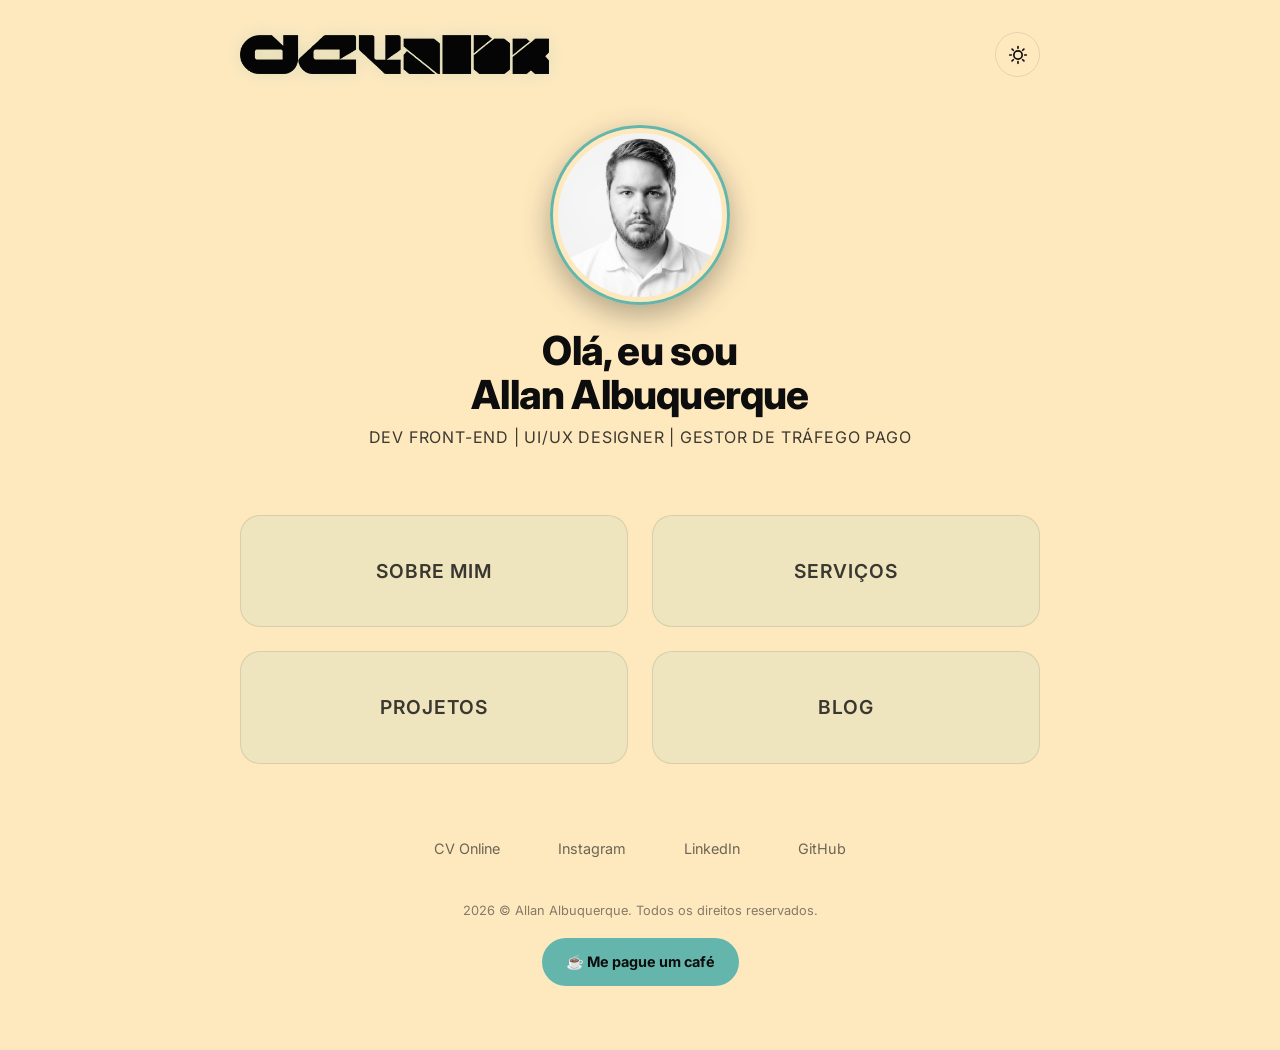
<file: index.html>
<!DOCTYPE html>
<html lang="pt-br">
<head>
    <meta charset="UTF-8">
    <meta name="viewport" content="width=device-width, initial-scale=1.0">
    <title>Allan Albuquerque | Hub Central - Marketing & Tech</title>
    
    <!-- Favicon -->
    <link rel="icon" type="image/webp" href="assets/favicon.webp">
    <link rel="apple-touch-icon" href="assets/favicon.webp">
    
    <!-- SEO -->
    <meta name="description" content="Hub central de Allan Albuquerque - Especialista em Gestão de Tráfego, Design Estratégico e Desenvolvimento Front-end.">
    
    <!-- Estilos -->
    <link rel="stylesheet" href="css/style.css">
    
    <!-- Fontes -->
    <link rel="preconnect" href="https://fonts.googleapis.com">
    <link rel="preconnect" href="https://fonts.gstatic.com" crossorigin>
    <link href="https://fonts.googleapis.com/css2?family=Inter:wght@400;600;800&display=swap" rel="stylesheet">
    
    <!-- Scripts -->
    <script src="js/script.js" defer></script>
    <!-- Pinterest Domain Verification -->
    <meta name="p:domain_verify" content="9018e1b5898debb55f933354afa9eb1c"/>
</head>
<body>
    <header class="topo-acoes">
        <img id="logo" src="assets/logo.webp" alt="DEV ALBK Logo" class="logo">
        <button class="botao-tema" type="button" aria-label="Alternar para modo claro">
            <svg class="icone-lampada" xmlns="http://www.w3.org/2000/svg" viewBox="0 0 24 24" aria-hidden="true">
                <path d="M12 2v2M4.93 4.93l1.41 1.41M2 12h2M4.93 19.07l1.41-1.41M12 20v2M17.66 17.66l1.41 1.41M22 12h-2M17.66 6.34l1.41-1.41M12 7a5 5 0 1 0 0 10 5 5 0 0 0 0-10z" fill="none" stroke="currentColor" stroke-width="2" stroke-linecap="round" stroke-linejoin="round"/>
            </svg>
        </button>
    </header>

    <main>
        <div class="perfil-container">
            <img class="foto-perfil" src="assets/perfil01.jpg" alt="Allan Albuquerque">
        </div>
        <h1>Olá, eu sou <br> Allan Albuquerque</h1>
        <h3>Dev Front-end | UI/UX Designer | Gestor de tráfego pago</h3>
    </main>

    <article class="grid-links">
        <a class="opcoes" href="sobre.html">
            <h3>Sobre mim</h3>
        </a>
        <a class="opcoes" href="/servicos.html">
            <h3>Serviços</h3>
        </a>
        <a class="opcoes" href="portfolio.html">
            <h3>Projetos</h3>
        </a>
        <a class="opcoes" href="https://substack.com/@devalbk/" target="_blank">
            <h3>Blog</h3>
        </a>
    </article>

    <footer>
        <nav class="redes-sociais">
            <a href="https://allandevindie.github.io/curriculum/" class="rede-link" target="_blank">CV Online</a>
            <a href="https://instagram.com/devalbk" class="rede-link" target="_blank">Instagram</a>
            <a href="https://linkedin.com/in/albuquemkt" class="rede-link" target="_blank">LinkedIn</a>
            <a href="https://github.com/AllanDevIndie" class="rede-link" target="_blank">GitHub</a>
        </nav>
        
        <p class="copyright">2026 &copy; Allan Albuquerque. Todos os direitos reservados.</p>
        
        <a href="https://nubank.com.br/cobrar/5onu0/6a04eb7d-cda8-4db0-a2a9-cdb2051739d3" class="cafe-link" target="_blank">
            <span>☕ Me pague um café</span>
        </a>
    </footer>
</body>
</html>
</file>
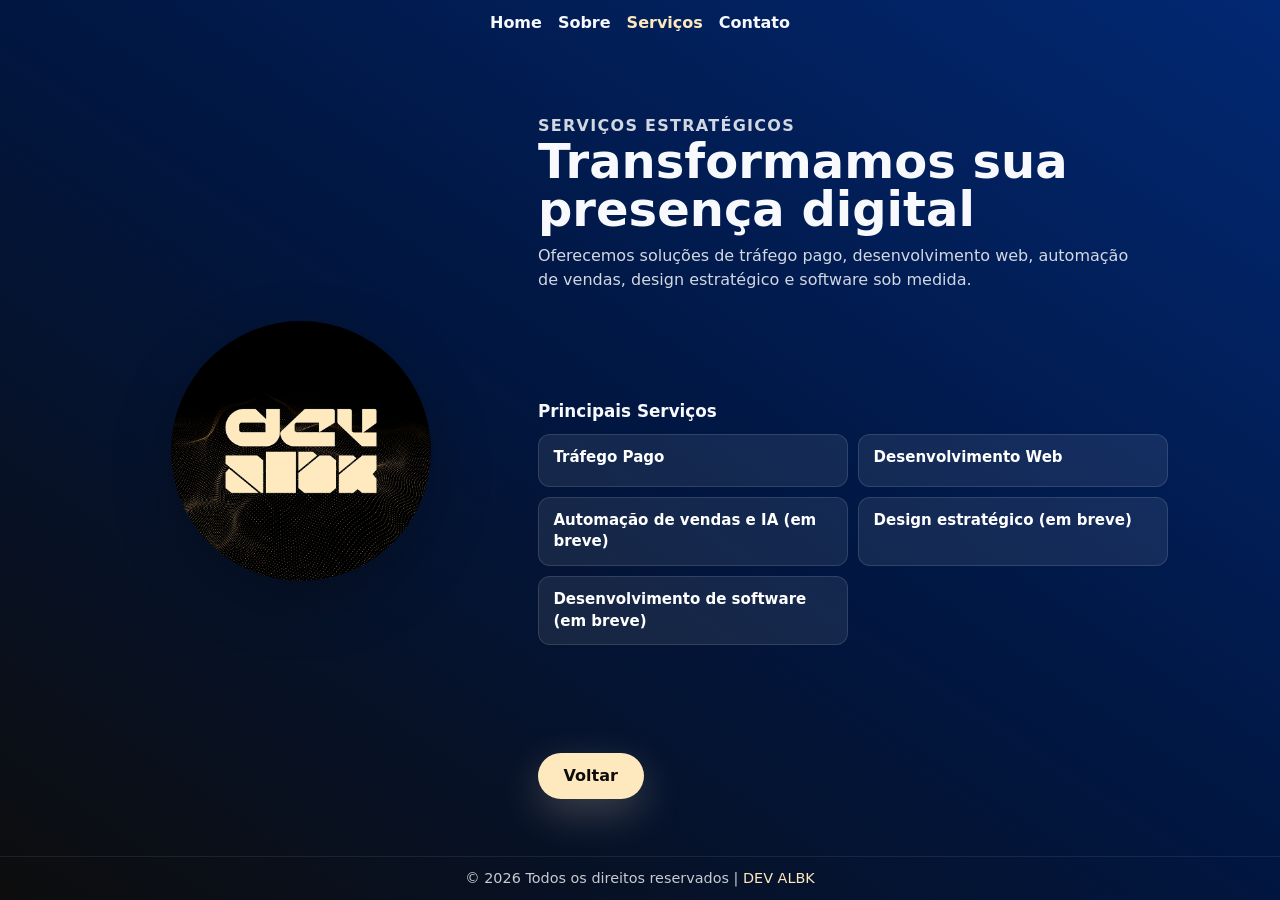
<file: servicos.html>
<!DOCTYPE html>
<html lang="pt-br">
<head>
    <meta charset="UTF-8">
    <meta name="viewport" content="width=device-width, initial-scale=1.0">
    <title>Serviços | Hub Central</title>
    <link rel="stylesheet" href="trafego/assets/css/servicos.css">
</head>
<body>
    <div class="page-shell">
        <header class="page-header">
            <nav class="site-nav" aria-label="Menu principal">
                <ul>
                    <li><a href="index.html">Home</a></li>
                    <li><a href="sobre.html">Sobre</a></li>
                    <li><a href="servicos.html" aria-current="page">Serviços</a></li>
                    <li><a href="https://wa.me/+558192493400?text=Ol%C3%A1!%20Vim%20atrav%C3%A9s%20do%20site%20e%20gostaria%20de%20saber%20mais%20sobre%20seus%20servi%C3%A7os">Contato</a></li>
                </ul>
            </nav>
        </header>

        <main class="page-content">
            <section class="hero">
                <img src="assets/bg_tech.webp" alt="Ilustração de tecnologia e dados digitais">
            </section>

            <section class="hero-copy">
                <p class="eyebrow">Serviços Estratégicos</p>
                <h1>Transformamos sua presença digital</h1>
                <p>Oferecemos soluções de tráfego pago, desenvolvimento web, automação de vendas, design estratégico e software sob medida.</p>
            </section>

            <section class="services">
                <h2>principais serviços</h2>
                <ul>
                    <li><a href="trafego.html">Tráfego Pago</a></li>
                    <li><a href="#">Desenvolvimento Web</a></li>
                    <li><a href="#">Automação de vendas e IA (em breve)</a></li>
                    <li><a href="#">Design estratégico (em breve)</a></li>
                    <li><a href="#">Desenvolvimento de software (em breve)</a></li>
                </ul>
            </section>

            <section class="cta">
                <a class="button button-secondary" href="index.html">Voltar</a>
            </section>
        </main>

        <footer id="footer" class="site-footer">
            <p>&copy; 2026 Todos os direitos reservados | <a href="https://www.devalbk.com.br">DEV ALBK</a></p>
        </footer>
    </div>
</body>
</html>
</file>
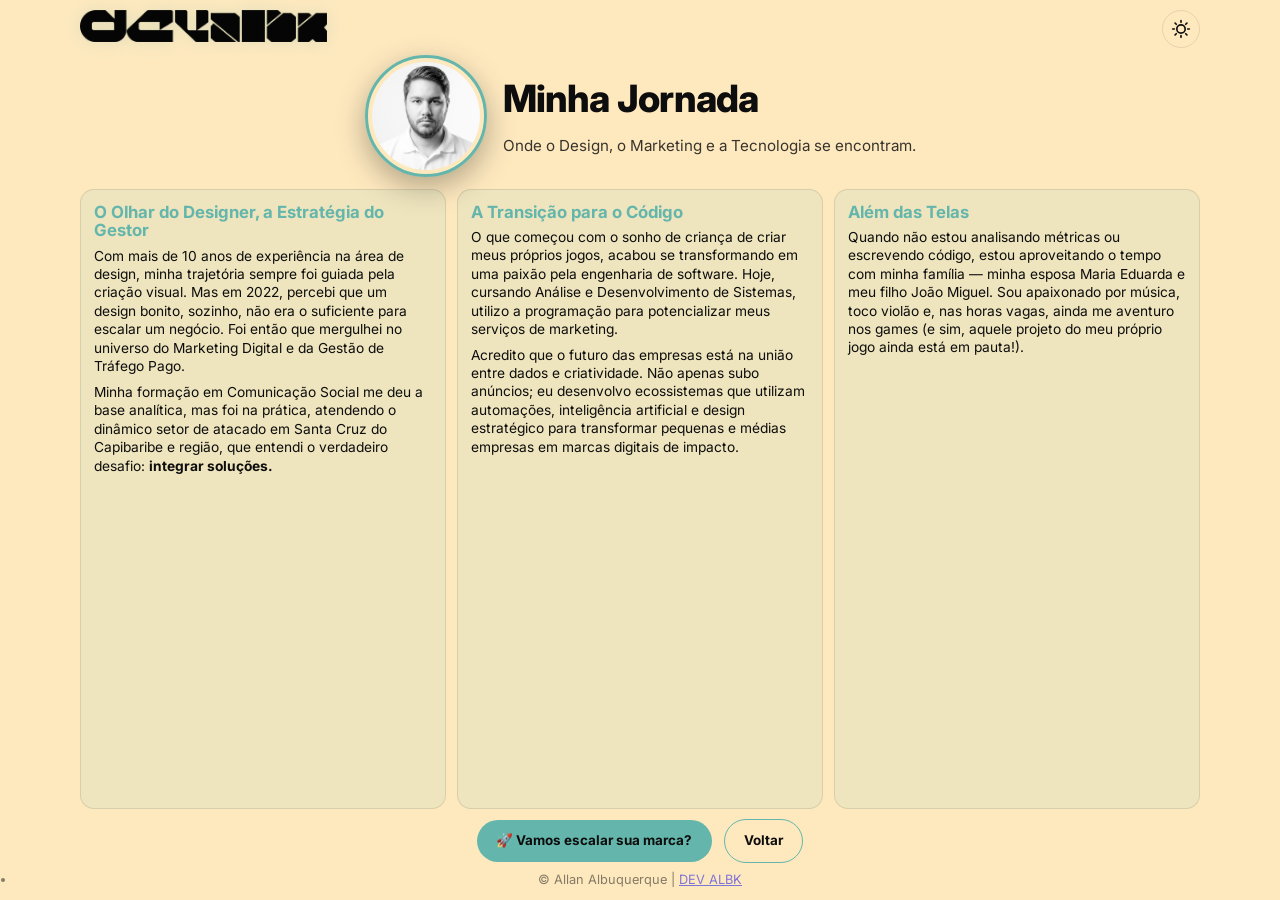
<file: sobre.html>
<!DOCTYPE html>
<html lang="pt-br">
<head>
    <meta charset="UTF-8">
    <meta name="viewport" content="width=device-width, initial-scale=1.0">
    <title>Sobre Mim | Allan Albuquerque - DEV ALBK</title>
    <link rel="icon" type="image/webp" href="assets/favicon.webp">
    <link rel="apple-touch-icon" href="assets/favicon.webp">

    <meta name="description" content="Conheça a trajetória de Allan Albuquerque: Designer, Gestor de Tráfego e Desenvolvedor focado em transformar negócios através da tecnologia.">
    
    <!-- Fontes e Estilos -->
    <link rel="preconnect" href="https://fonts.googleapis.com">
    <link rel="preconnect" href="https://fonts.gstatic.com" crossorigin>
    <link href="https://fonts.googleapis.com/css2?family=Inter:wght@400;600;800&display=swap" rel="stylesheet">
    <link rel="stylesheet" href="css/style.css">
    <!-- Scripts -->
    <script src="js/script.js" defer></script>
</head>
<body class="pagina-sobre">
    <header class="topo-acoes">
        <a href="index.html" class="link-voltar">
            <img id="logo" src="assets/logo.webp" alt="DEV ALBK Logo" class="logo">
        </a>
        <button class="botao-tema" type="button" aria-label="Alternar para modo claro">
            <svg class="icone-lampada" xmlns="http://www.w3.org/2000/svg" viewBox="0 0 24 24" aria-hidden="true">
                <path d="M12 2v2M4.93 4.93l1.41 1.41M2 12h2M4.93 19.07l1.41-1.41M12 20v2M17.66 17.66l1.41 1.41M22 12h-2M17.66 6.34l1.41-1.41M12 7a5 5 0 1 0 0 10 5 5 0 0 0 0-10z" fill="none" stroke="currentColor" stroke-width="2" stroke-linecap="round" stroke-linejoin="round"/>
            </svg>
        </button>
    </header>

    <main class="conteudo-sobre">
        <section class="hero-sobre">
            <div class="perfil-container">
                <img class="foto-perfil" src="assets/perfil01.jpg" alt="Allan Albuquerque">
            </div>
            <h1>Minha Jornada</h1>
            <p class="tagline">Onde o Design, o Marketing e a Tecnologia se encontram.</p>
        </section>

        <section class="texto-narrativo">
            <div class="bloco-texto">
                <h2>O Olhar do Designer, a Estratégia do Gestor</h2>
                <p>Com mais de 10 anos de experiência na área de design, minha trajetória sempre foi guiada pela criação visual. Mas em 2022, percebi que um design bonito, sozinho, não era o suficiente para escalar um negócio. Foi então que mergulhei no universo do Marketing Digital e da Gestão de Tráfego Pago.</p>
                <p>Minha formação em Comunicação Social me deu a base analítica, mas foi na prática, atendendo o dinâmico setor de atacado em Santa Cruz do Capibaribe e região, que entendi o verdadeiro desafio: <strong>integrar soluções.</strong></p>
            </div>

            <div class="bloco-texto">
                <h2>A Transição para o Código</h2>
                <p>O que começou com o sonho de criança de criar meus próprios jogos, acabou se transformando em uma paixão pela engenharia de software. Hoje, cursando Análise e Desenvolvimento de Sistemas, utilizo a programação para potencializar meus serviços de marketing.</p>
                <p>Acredito que o futuro das empresas está na união entre dados e criatividade. Não apenas subo anúncios; eu desenvolvo ecossistemas que utilizam automações, inteligência artificial e design estratégico para transformar pequenas e médias empresas em marcas digitais de impacto.</p>
            </div>

            <div class="bloco-texto" id="bloco-final">
                <h2>Além das Telas</h2>
                <p>Quando não estou analisando métricas ou escrevendo código, estou aproveitando o tempo com minha família — minha esposa Maria Eduarda e meu filho João Miguel. Sou apaixonado por música, toco violão e, nas horas vagas, ainda me aventuro nos games (e sim, aquele projeto do meu próprio jogo ainda está em pauta!).</p>
            </div>
        </section>
        <hr>
        <section class="cta-sobre">
            <a href="https://allandevindie.github.io/sitedevalbk/" class="cafe-link">
                <span>🚀 Vamos escalar sua marca?</span>
            </a>
    
            <br>
            <a href="index.html" class="link-secundario">Voltar</a>
        </section>
    </main>

 <!-- Footer -->
        <footer id="footer">
            <ul class="copyright">
                <li>&copy; Allan Albuquerque | <a class="linkdev" href="https://devalbk.com.br" target="_blank">DEV ALBK</a></li>
            </ul>
        </footer>
</body>
</html>
</file>
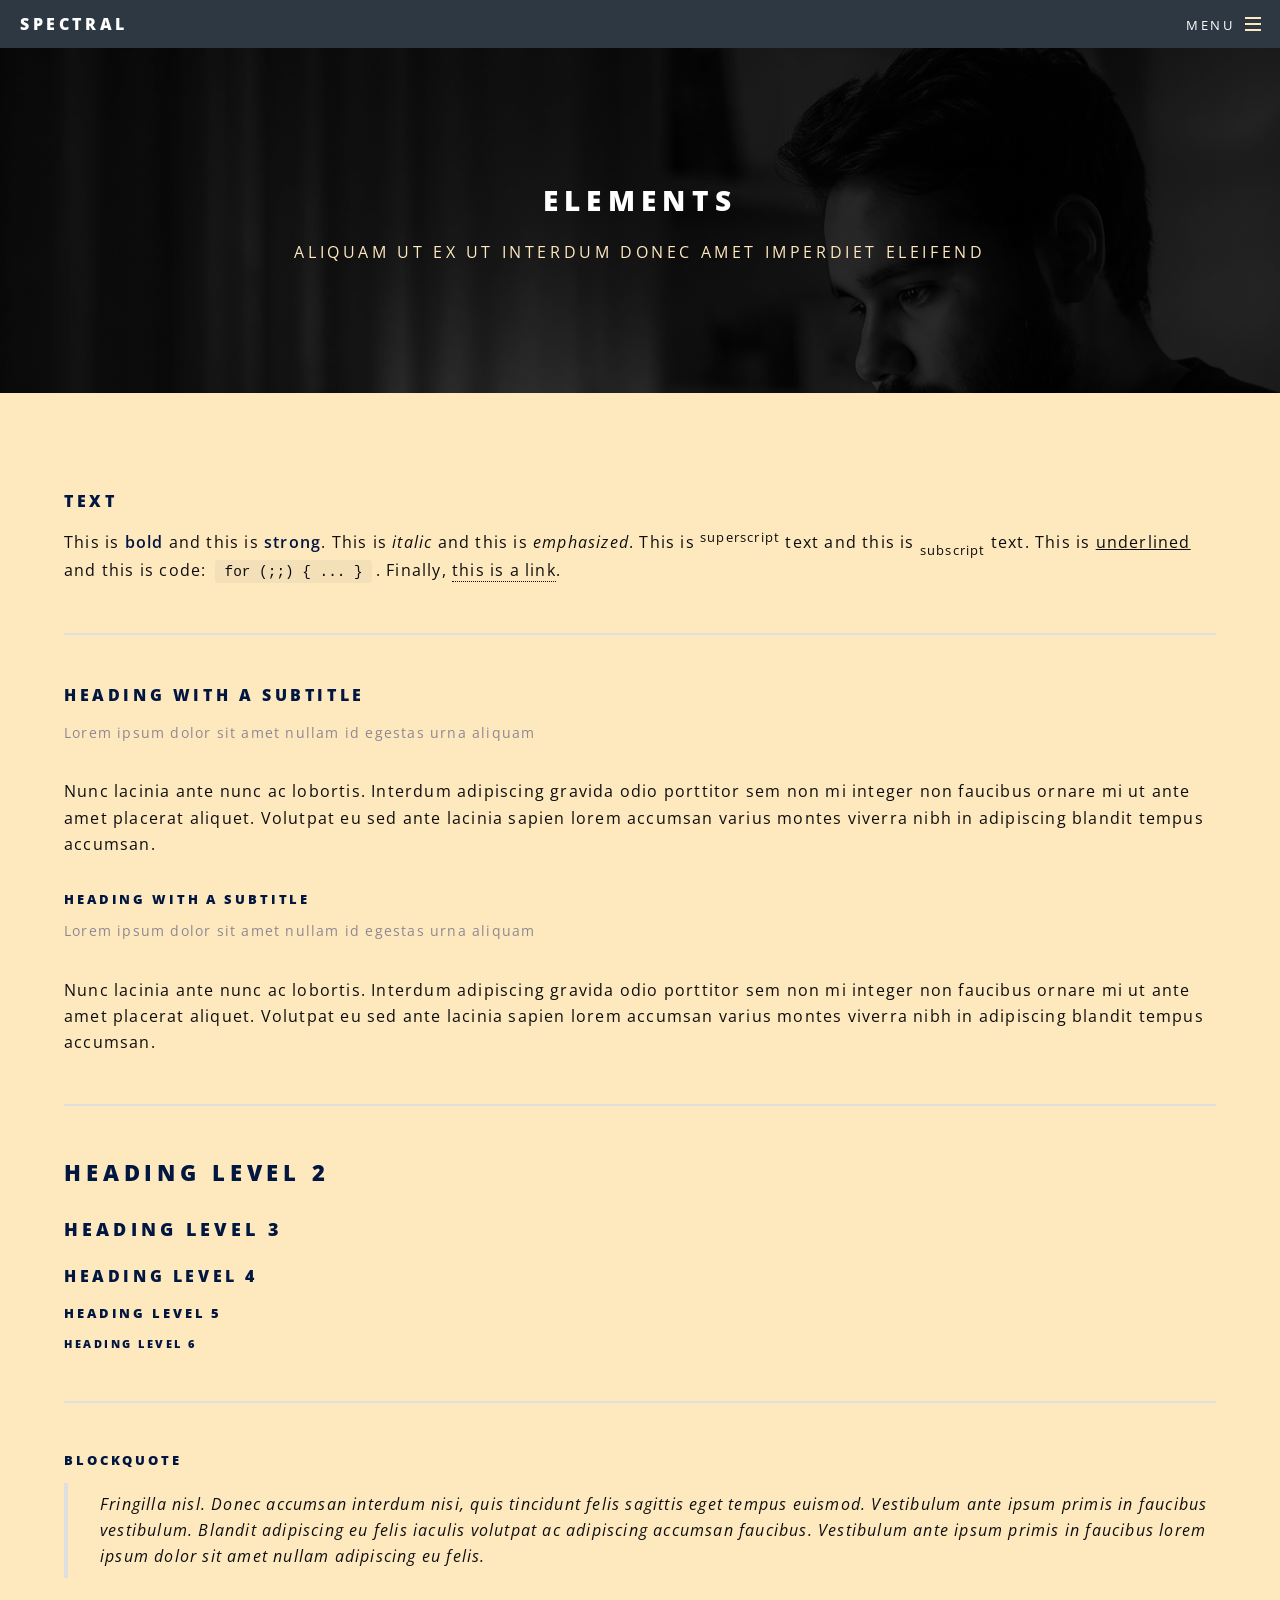
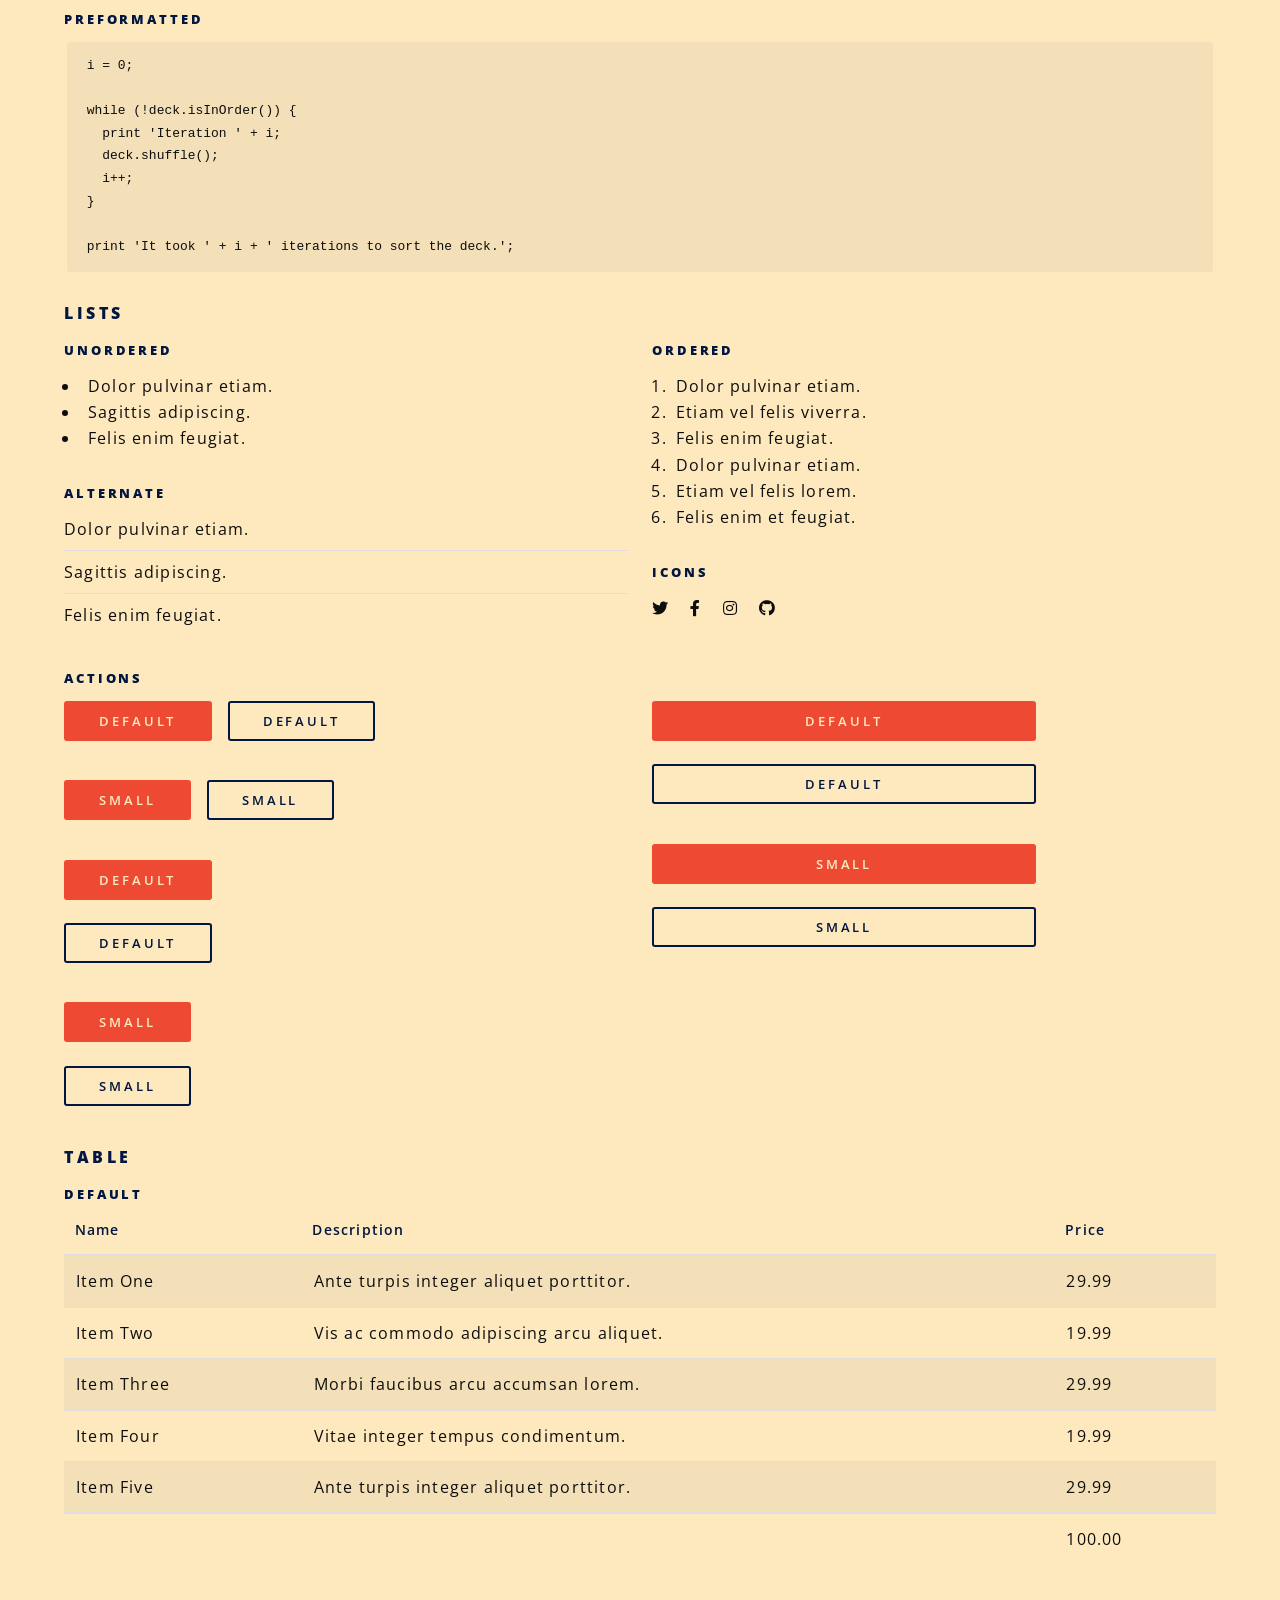
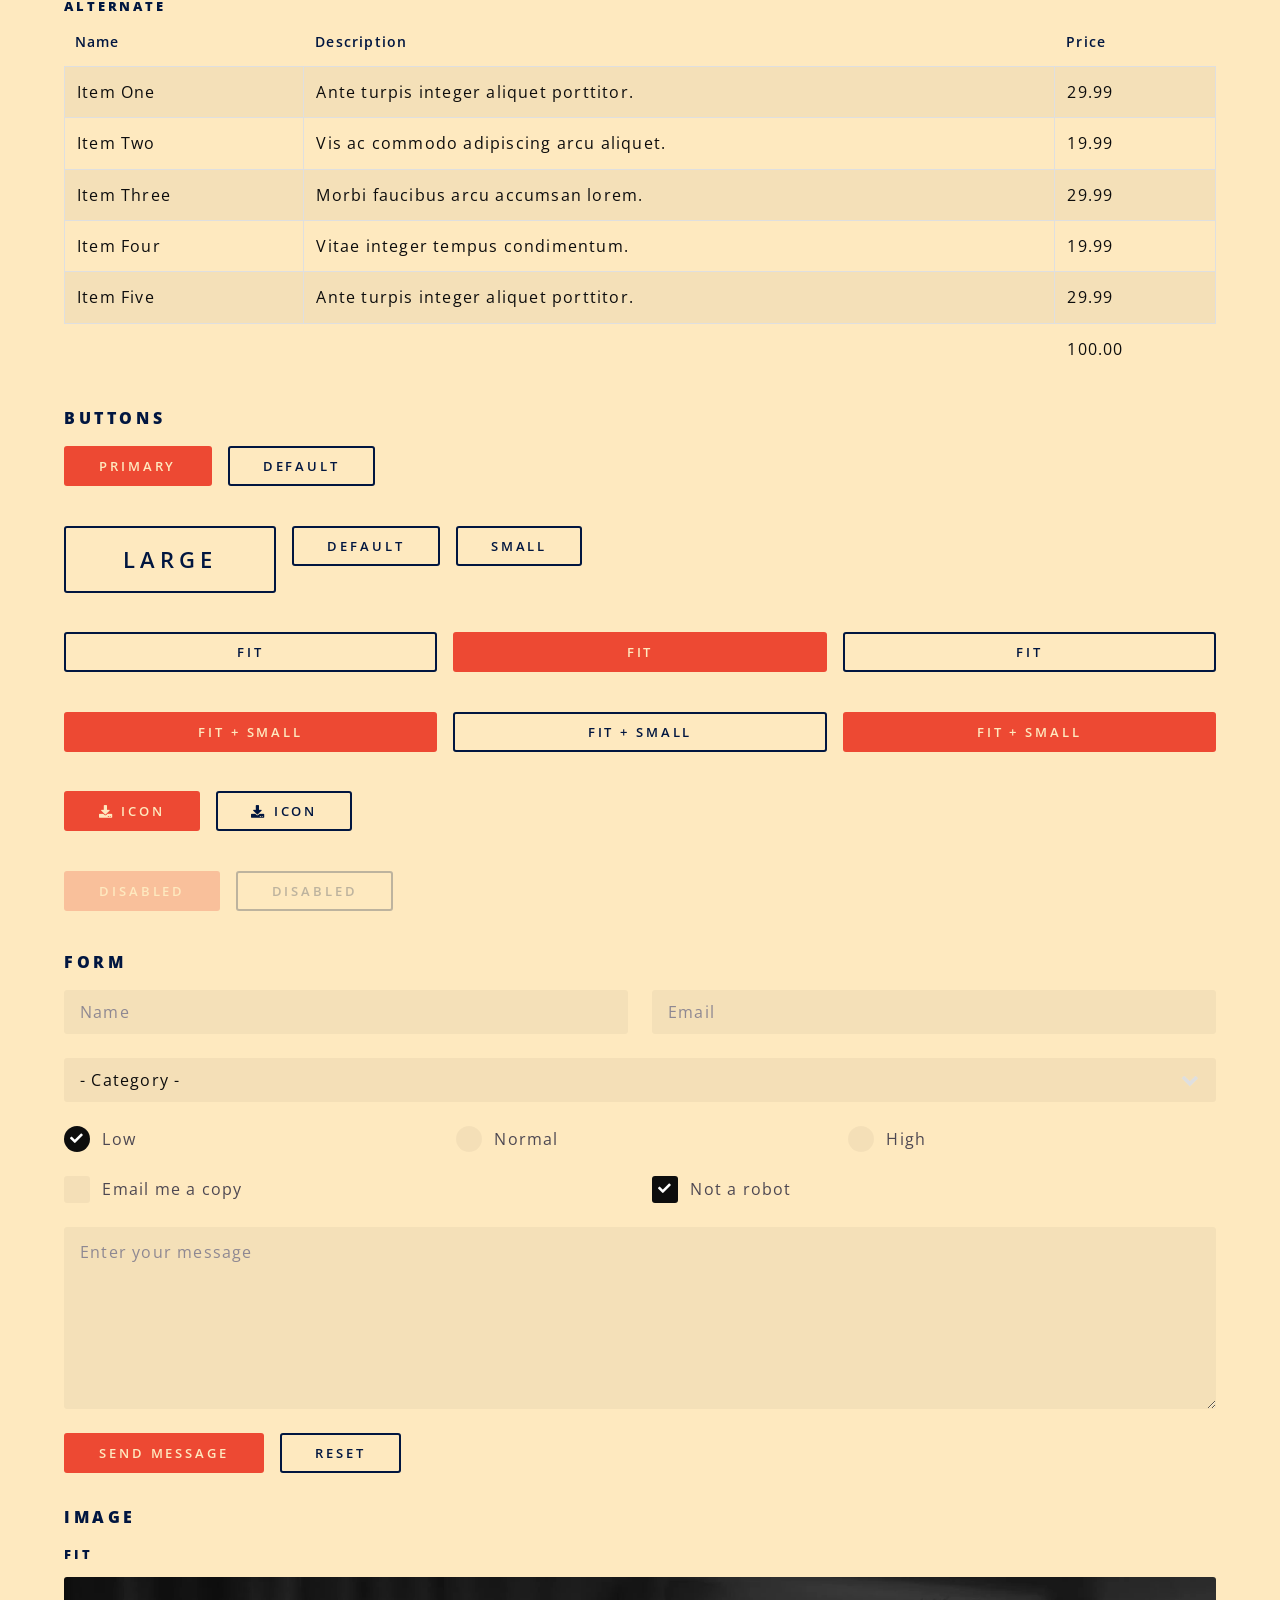
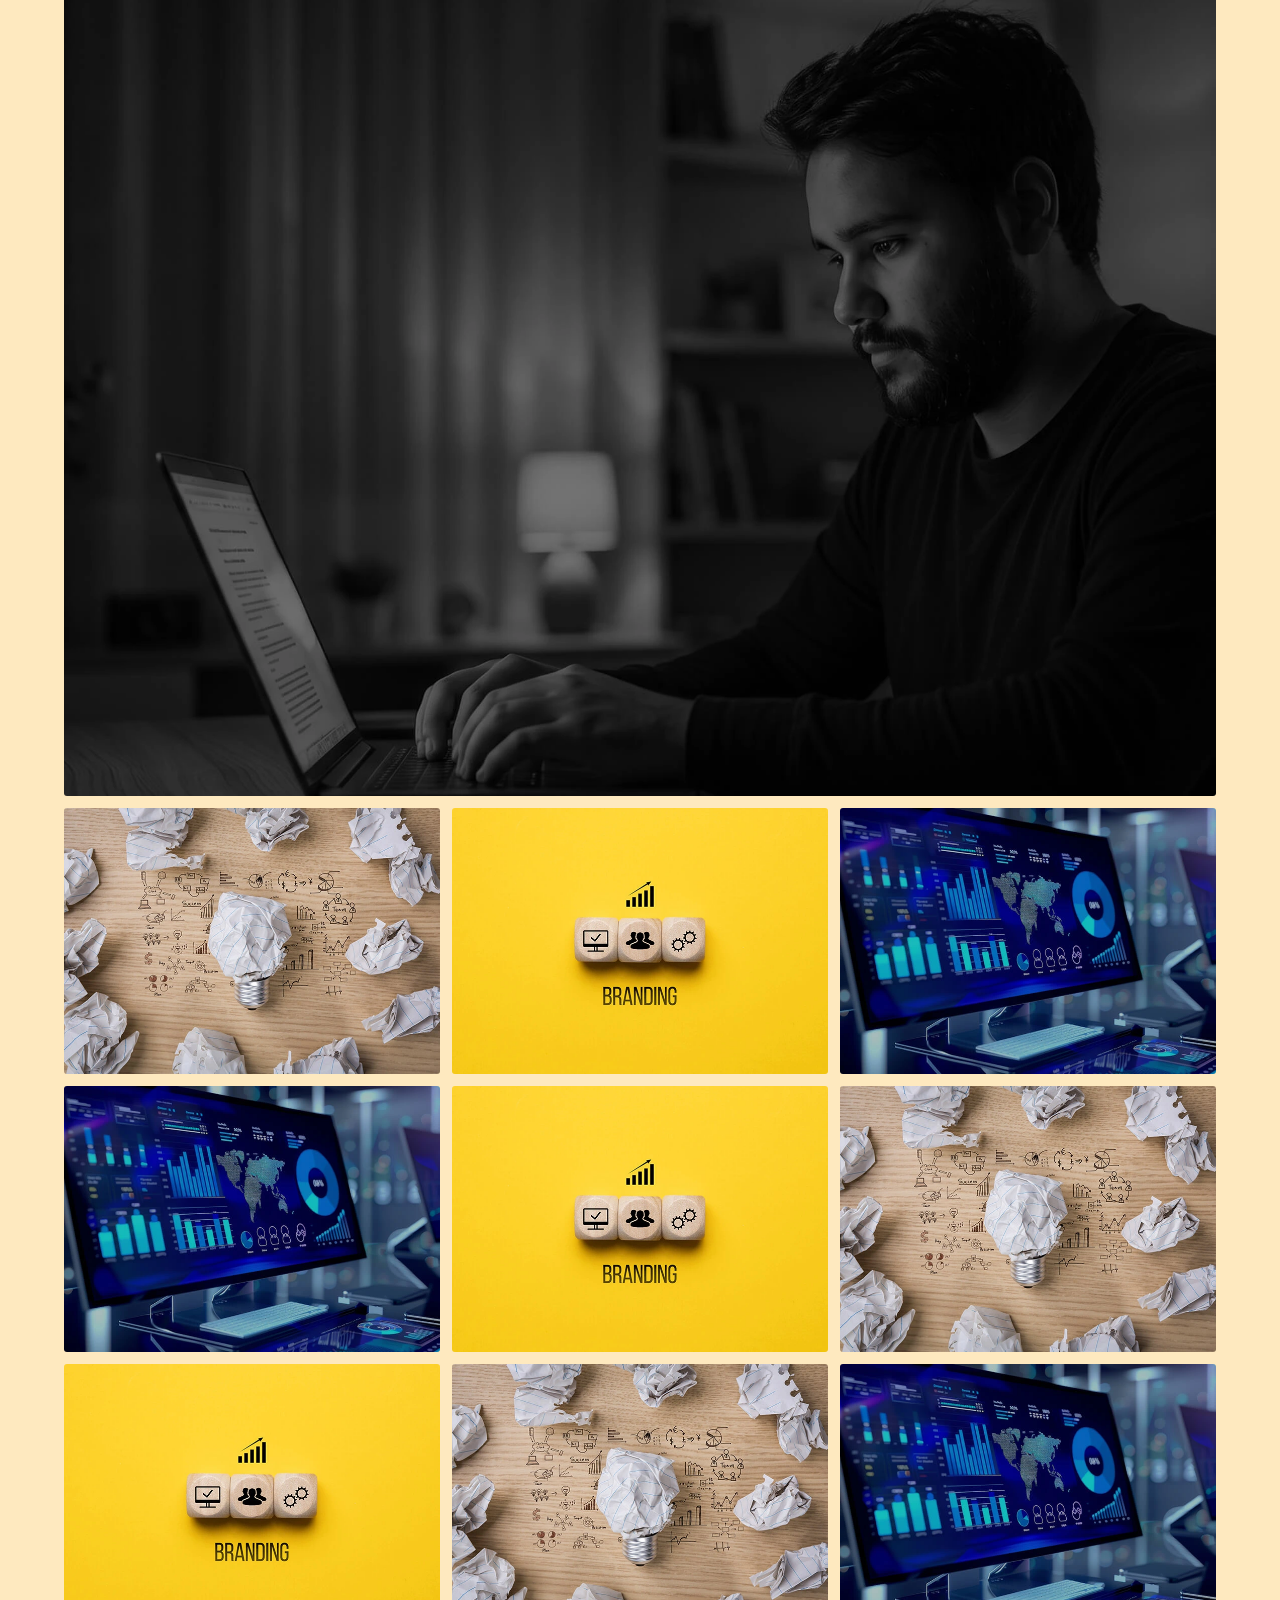
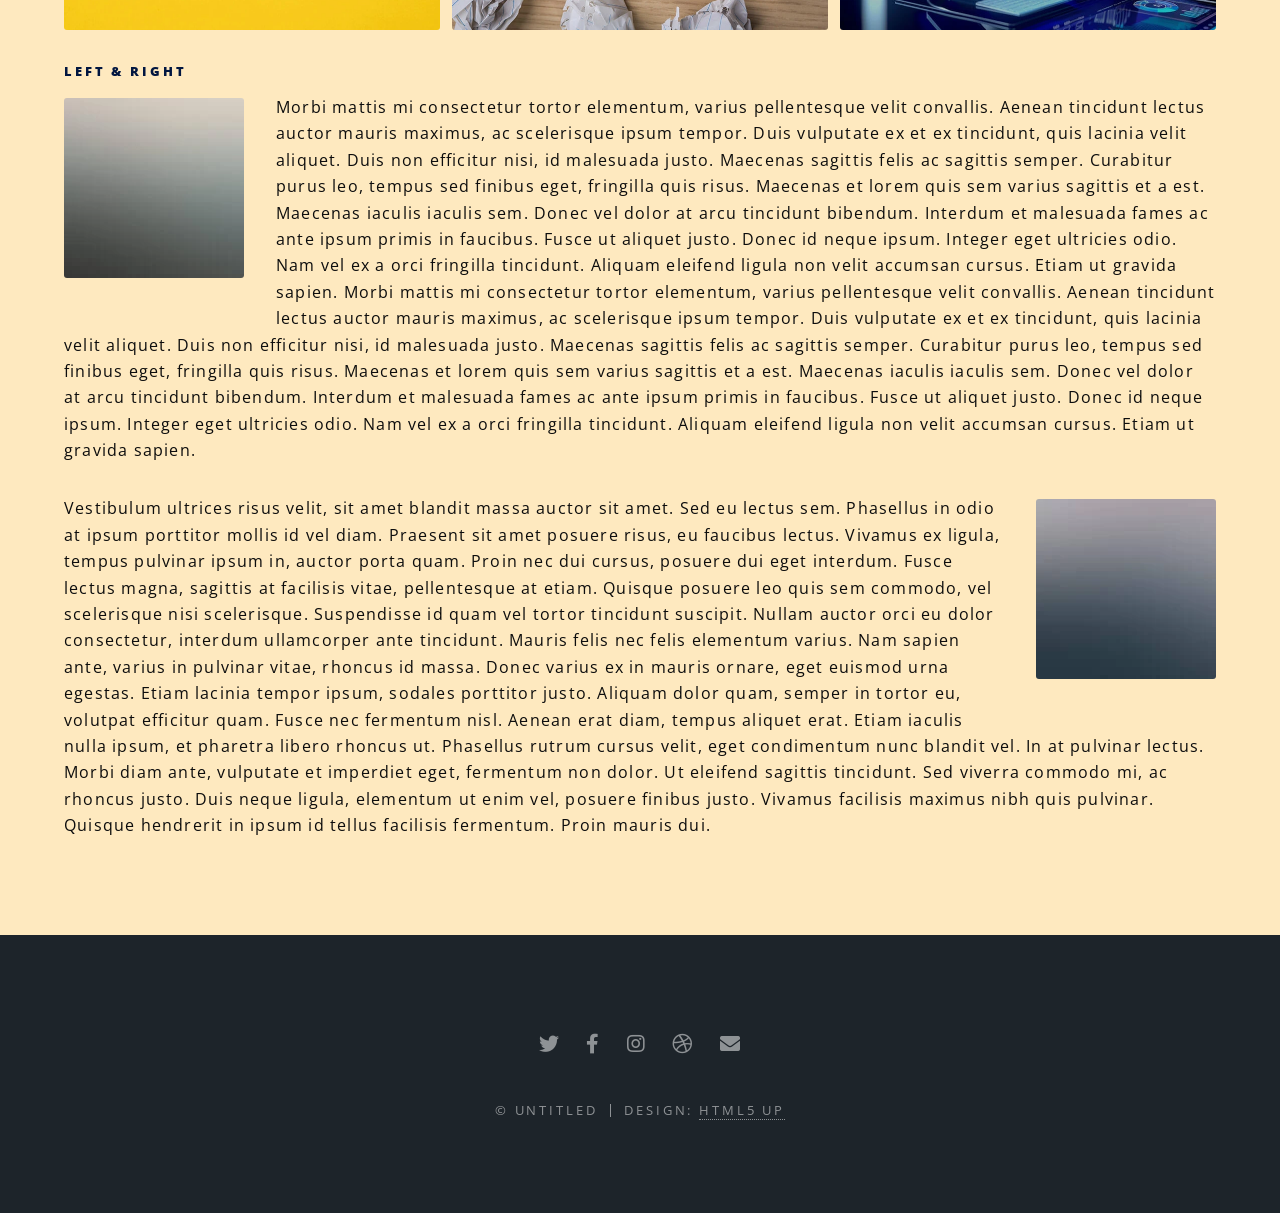
<file: trafego/elements.html>
<!DOCTYPE HTML>
<!--
	Spectral by HTML5 UP
	html5up.net | @ajlkn
	Free for personal and commercial use under the CCA 3.0 license (html5up.net/license)
-->
<html>
	<head>
		<title>Elements - Spectral by HTML5 UP</title>
		<meta charset="utf-8" />
		<meta name="viewport" content="width=device-width, initial-scale=1, user-scalable=no" />
		<link rel="stylesheet" href="assets/css/main.css" />
		<noscript><link rel="stylesheet" href="assets/css/noscript.css" /></noscript>
	</head>
	<body class="is-preload">

		<!-- Page Wrapper -->
			<div id="page-wrapper">

				<!-- Header -->
					<header id="header">
						<h1><a href="index.html">Spectral</a></h1>
						<nav id="nav">
							<ul>
								<li class="special">
									<a href="#menu" class="menuToggle"><span>Menu</span></a>
									<div id="menu">
										<ul>
											<li><a href="index.html">Home</a></li>
											<li><a href="generic.html">Generic</a></li>
											<li><a href="elements.html">Elements</a></li>
											<li><a href="#">Sign Up</a></li>
											<li><a href="#">Log In</a></li>
										</ul>
									</div>
								</li>
							</ul>
						</nav>
					</header>

				<!-- Main -->
					<article id="main">
						<header>
							<h2>Elements</h2>
							<p>Aliquam ut ex ut interdum donec amet imperdiet eleifend</p>
						</header>
						<section class="wrapper style5">
							<div class="inner">

								<section>
									<h4>Text</h4>
									<p>This is <b>bold</b> and this is <strong>strong</strong>. This is <i>italic</i> and this is <em>emphasized</em>.
									This is <sup>superscript</sup> text and this is <sub>subscript</sub> text.
									This is <u>underlined</u> and this is code: <code>for (;;) { ... }</code>. Finally, <a href="#">this is a link</a>.</p>
									<hr />
									<header>
										<h4>Heading with a Subtitle</h4>
										<p>Lorem ipsum dolor sit amet nullam id egestas urna aliquam</p>
									</header>
									<p>Nunc lacinia ante nunc ac lobortis. Interdum adipiscing gravida odio porttitor sem non mi integer non faucibus ornare mi ut ante amet placerat aliquet. Volutpat eu sed ante lacinia sapien lorem accumsan varius montes viverra nibh in adipiscing blandit tempus accumsan.</p>
									<header>
										<h5>Heading with a Subtitle</h5>
										<p>Lorem ipsum dolor sit amet nullam id egestas urna aliquam</p>
									</header>
									<p>Nunc lacinia ante nunc ac lobortis. Interdum adipiscing gravida odio porttitor sem non mi integer non faucibus ornare mi ut ante amet placerat aliquet. Volutpat eu sed ante lacinia sapien lorem accumsan varius montes viverra nibh in adipiscing blandit tempus accumsan.</p>
									<hr />
									<h2>Heading Level 2</h2>
									<h3>Heading Level 3</h3>
									<h4>Heading Level 4</h4>
									<h5>Heading Level 5</h5>
									<h6>Heading Level 6</h6>
									<hr />
									<h5>Blockquote</h5>
									<blockquote>Fringilla nisl. Donec accumsan interdum nisi, quis tincidunt felis sagittis eget tempus euismod. Vestibulum ante ipsum primis in faucibus vestibulum. Blandit adipiscing eu felis iaculis volutpat ac adipiscing accumsan faucibus. Vestibulum ante ipsum primis in faucibus lorem ipsum dolor sit amet nullam adipiscing eu felis.</blockquote>
									<h5>Preformatted</h5>
									<pre><code>i = 0;

while (!deck.isInOrder()) {
  print 'Iteration ' + i;
  deck.shuffle();
  i++;
}

print 'It took ' + i + ' iterations to sort the deck.';</code></pre>
								</section>

								<section>
									<h4>Lists</h4>
									<div class="row">
										<div class="col-6 col-12-medium">
											<h5>Unordered</h5>
											<ul>
												<li>Dolor pulvinar etiam.</li>
												<li>Sagittis adipiscing.</li>
												<li>Felis enim feugiat.</li>
											</ul>
											<h5>Alternate</h5>
											<ul class="alt">
												<li>Dolor pulvinar etiam.</li>
												<li>Sagittis adipiscing.</li>
												<li>Felis enim feugiat.</li>
											</ul>
										</div>
										<div class="col-6 col-12-medium">
											<h5>Ordered</h5>
											<ol>
												<li>Dolor pulvinar etiam.</li>
												<li>Etiam vel felis viverra.</li>
												<li>Felis enim feugiat.</li>
												<li>Dolor pulvinar etiam.</li>
												<li>Etiam vel felis lorem.</li>
												<li>Felis enim et feugiat.</li>
											</ol>
											<h5>Icons</h5>
											<ul class="icons">
												<li><a href="#" class="icon brands fa-twitter"><span class="label">Twitter</span></a></li>
												<li><a href="#" class="icon brands fa-facebook-f"><span class="label">Facebook</span></a></li>
												<li><a href="#" class="icon brands fa-instagram"><span class="label">Instagram</span></a></li>
												<li><a href="#" class="icon brands fa-github"><span class="label">Github</span></a></li>
											</ul>
										</div>
									</div>
									<h5>Actions</h5>
									<div class="row">
										<div class="col-6 col-12-medium">
											<ul class="actions">
												<li><a href="#" class="button primary">Default</a></li>
												<li><a href="#" class="button">Default</a></li>
											</ul>
											<ul class="actions small">
												<li><a href="#" class="button primary small">Small</a></li>
												<li><a href="#" class="button small">Small</a></li>
											</ul>
											<ul class="actions stacked">
												<li><a href="#" class="button primary">Default</a></li>
												<li><a href="#" class="button">Default</a></li>
											</ul>
											<ul class="actions stacked">
												<li><a href="#" class="button primary small">Small</a></li>
												<li><a href="#" class="button small">Small</a></li>
											</ul>
										</div>
										<div class="col-6 col-12-medium">
											<ul class="actions stacked">
												<li><a href="#" class="button primary fit">Default</a></li>
												<li><a href="#" class="button fit">Default</a></li>
											</ul>
											<ul class="actions stacked">
												<li><a href="#" class="button primary small fit">Small</a></li>
												<li><a href="#" class="button small fit">Small</a></li>
											</ul>
										</div>
									</div>
								</section>

								<section>
									<h4>Table</h4>
									<h5>Default</h5>
									<div class="table-wrapper">
										<table>
											<thead>
												<tr>
													<th>Name</th>
													<th>Description</th>
													<th>Price</th>
												</tr>
											</thead>
											<tbody>
												<tr>
													<td>Item One</td>
													<td>Ante turpis integer aliquet porttitor.</td>
													<td>29.99</td>
												</tr>
												<tr>
													<td>Item Two</td>
													<td>Vis ac commodo adipiscing arcu aliquet.</td>
													<td>19.99</td>
												</tr>
												<tr>
													<td>Item Three</td>
													<td> Morbi faucibus arcu accumsan lorem.</td>
													<td>29.99</td>
												</tr>
												<tr>
													<td>Item Four</td>
													<td>Vitae integer tempus condimentum.</td>
													<td>19.99</td>
												</tr>
												<tr>
													<td>Item Five</td>
													<td>Ante turpis integer aliquet porttitor.</td>
													<td>29.99</td>
												</tr>
											</tbody>
											<tfoot>
												<tr>
													<td colspan="2"></td>
													<td>100.00</td>
												</tr>
											</tfoot>
										</table>
									</div>

									<h5>Alternate</h5>
									<div class="table-wrapper">
										<table class="alt">
											<thead>
												<tr>
													<th>Name</th>
													<th>Description</th>
													<th>Price</th>
												</tr>
											</thead>
											<tbody>
												<tr>
													<td>Item One</td>
													<td>Ante turpis integer aliquet porttitor.</td>
													<td>29.99</td>
												</tr>
												<tr>
													<td>Item Two</td>
													<td>Vis ac commodo adipiscing arcu aliquet.</td>
													<td>19.99</td>
												</tr>
												<tr>
													<td>Item Three</td>
													<td> Morbi faucibus arcu accumsan lorem.</td>
													<td>29.99</td>
												</tr>
												<tr>
													<td>Item Four</td>
													<td>Vitae integer tempus condimentum.</td>
													<td>19.99</td>
												</tr>
												<tr>
													<td>Item Five</td>
													<td>Ante turpis integer aliquet porttitor.</td>
													<td>29.99</td>
												</tr>
											</tbody>
											<tfoot>
												<tr>
													<td colspan="2"></td>
													<td>100.00</td>
												</tr>
											</tfoot>
										</table>
									</div>
								</section>

								<section>
									<h4>Buttons</h4>
									<ul class="actions">
										<li><a href="#" class="button primary">Primary</a></li>
										<li><a href="#" class="button">Default</a></li>
									</ul>
									<ul class="actions">
										<li><a href="#" class="button large">Large</a></li>
										<li><a href="#" class="button">Default</a></li>
										<li><a href="#" class="button small">Small</a></li>
									</ul>
									<ul class="actions fit">
										<li><a href="#" class="button fit">Fit</a></li>
										<li><a href="#" class="button primary fit">Fit</a></li>
										<li><a href="#" class="button fit">Fit</a></li>
									</ul>
									<ul class="actions fit small">
										<li><a href="#" class="button primary fit small">Fit + Small</a></li>
										<li><a href="#" class="button fit small">Fit + Small</a></li>
										<li><a href="#" class="button primary fit small">Fit + Small</a></li>
									</ul>
									<ul class="actions">
										<li><a href="#" class="button primary icon solid fa-download">Icon</a></li>
										<li><a href="#" class="button icon solid fa-download">Icon</a></li>
									</ul>
									<ul class="actions">
										<li><span class="button primary disabled">Disabled</span></li>
										<li><span class="button disabled">Disabled</span></li>
									</ul>
								</section>

								<section>
									<h4>Form</h4>
									<form method="post" action="#">
										<div class="row gtr-uniform">
											<div class="col-6 col-12-xsmall">
												<input type="text" name="demo-name" id="demo-name" value="" placeholder="Name" />
											</div>
											<div class="col-6 col-12-xsmall">
												<input type="email" name="demo-email" id="demo-email" value="" placeholder="Email" />
											</div>
											<div class="col-12">
												<select name="demo-category" id="demo-category">
													<option value="">- Category -</option>
													<option value="1">Manufacturing</option>
													<option value="1">Shipping</option>
													<option value="1">Administration</option>
													<option value="1">Human Resources</option>
												</select>
											</div>
											<div class="col-4 col-12-small">
												<input type="radio" id="demo-priority-low" name="demo-priority" checked>
												<label for="demo-priority-low">Low</label>
											</div>
											<div class="col-4 col-12-small">
												<input type="radio" id="demo-priority-normal" name="demo-priority">
												<label for="demo-priority-normal">Normal</label>
											</div>
											<div class="col-4 col-12-small">
												<input type="radio" id="demo-priority-high" name="demo-priority">
												<label for="demo-priority-high">High</label>
											</div>
											<div class="col-6 col-12-small">
												<input type="checkbox" id="demo-copy" name="demo-copy">
												<label for="demo-copy">Email me a copy</label>
											</div>
											<div class="col-6 col-12-small">
												<input type="checkbox" id="demo-human" name="demo-human" checked>
												<label for="demo-human">Not a robot</label>
											</div>
											<div class="col-12">
												<textarea name="demo-message" id="demo-message" placeholder="Enter your message" rows="6"></textarea>
											</div>
											<div class="col-12">
												<ul class="actions">
													<li><input type="submit" value="Send Message" class="primary" /></li>
													<li><input type="reset" value="Reset" /></li>
												</ul>
											</div>
										</div>
									</form>
								</section>

								<section>
									<h4>Image</h4>
									<h5>Fit</h5>
									<div class="box alt">
										<div class="row gtr-50 gtr-uniform">
											<div class="col-12"><span class="image fit"><img src="images/banner.webp" alt="" /></span></div>
											<div class="col-4"><span class="image fit"><img src="images/pic01.webp" alt="" /></span></div>
											<div class="col-4"><span class="image fit"><img src="images/pic02.webp" alt="" /></span></div>
											<div class="col-4"><span class="image fit"><img src="images/pic03.webp" alt="" /></span></div>
											<div class="col-4"><span class="image fit"><img src="images/pic03.webp" alt="" /></span></div>
											<div class="col-4"><span class="image fit"><img src="images/pic02.webp" alt="" /></span></div>
											<div class="col-4"><span class="image fit"><img src="images/pic01.webp" alt="" /></span></div>
											<div class="col-4"><span class="image fit"><img src="images/pic02.webp" alt="" /></span></div>
											<div class="col-4"><span class="image fit"><img src="images/pic01.webp" alt="" /></span></div>
											<div class="col-4"><span class="image fit"><img src="images/pic03.webp" alt="" /></span></div>
										</div>
									</div>
									<h5>Left &amp; Right</h5>
									<p><span class="image left"><img src="images/pic04.webp" alt="" /></span>Morbi mattis mi consectetur tortor elementum, varius pellentesque velit convallis. Aenean tincidunt lectus auctor mauris maximus, ac scelerisque ipsum tempor. Duis vulputate ex et ex tincidunt, quis lacinia velit aliquet. Duis non efficitur nisi, id malesuada justo. Maecenas sagittis felis ac sagittis semper. Curabitur purus leo, tempus sed finibus eget, fringilla quis risus. Maecenas et lorem quis sem varius sagittis et a est. Maecenas iaculis iaculis sem. Donec vel dolor at arcu tincidunt bibendum. Interdum et malesuada fames ac ante ipsum primis in faucibus. Fusce ut aliquet justo. Donec id neque ipsum. Integer eget ultricies odio. Nam vel ex a orci fringilla tincidunt. Aliquam eleifend ligula non velit accumsan cursus. Etiam ut gravida sapien. Morbi mattis mi consectetur tortor elementum, varius pellentesque velit convallis. Aenean tincidunt lectus auctor mauris maximus, ac scelerisque ipsum tempor. Duis vulputate ex et ex tincidunt, quis lacinia velit aliquet. Duis non efficitur nisi, id malesuada justo. Maecenas sagittis felis ac sagittis semper. Curabitur purus leo, tempus sed finibus eget, fringilla quis risus. Maecenas et lorem quis sem varius sagittis et a est. Maecenas iaculis iaculis sem. Donec vel dolor at arcu tincidunt bibendum. Interdum et malesuada fames ac ante ipsum primis in faucibus. Fusce ut aliquet justo. Donec id neque ipsum. Integer eget ultricies odio. Nam vel ex a orci fringilla tincidunt. Aliquam eleifend ligula non velit accumsan cursus. Etiam ut gravida sapien.</p>
									<p><span class="image right"><img src="images/pic05.webp" alt="" /></span>Vestibulum ultrices risus velit, sit amet blandit massa auctor sit amet. Sed eu lectus sem. Phasellus in odio at ipsum porttitor mollis id vel diam. Praesent sit amet posuere risus, eu faucibus lectus. Vivamus ex ligula, tempus pulvinar ipsum in, auctor porta quam. Proin nec dui cursus, posuere dui eget interdum. Fusce lectus magna, sagittis at facilisis vitae, pellentesque at etiam. Quisque posuere leo quis sem commodo, vel scelerisque nisi scelerisque. Suspendisse id quam vel tortor tincidunt suscipit. Nullam auctor orci eu dolor consectetur, interdum ullamcorper ante tincidunt. Mauris felis nec felis elementum varius. Nam sapien ante, varius in pulvinar vitae, rhoncus id massa. Donec varius ex in mauris ornare, eget euismod urna egestas. Etiam lacinia tempor ipsum, sodales porttitor justo. Aliquam dolor quam, semper in tortor eu, volutpat efficitur quam. Fusce nec fermentum nisl. Aenean erat diam, tempus aliquet erat. Etiam iaculis nulla ipsum, et pharetra libero rhoncus ut. Phasellus rutrum cursus velit, eget condimentum nunc blandit vel. In at pulvinar lectus. Morbi diam ante, vulputate et imperdiet eget, fermentum non dolor. Ut eleifend sagittis tincidunt. Sed viverra commodo mi, ac rhoncus justo. Duis neque ligula, elementum ut enim vel, posuere finibus justo. Vivamus facilisis maximus nibh quis pulvinar. Quisque hendrerit in ipsum id tellus facilisis fermentum. Proin mauris dui.</p>
								</section>

							</div>
						</section>
					</article>

				<!-- Footer -->
					<footer id="footer">
						<ul class="icons">
							<li><a href="#" class="icon brands fa-twitter"><span class="label">Twitter</span></a></li>
							<li><a href="#" class="icon brands fa-facebook-f"><span class="label">Facebook</span></a></li>
							<li><a href="#" class="icon brands fa-instagram"><span class="label">Instagram</span></a></li>
							<li><a href="#" class="icon brands fa-dribbble"><span class="label">Dribbble</span></a></li>
							<li><a href="#" class="icon solid fa-envelope"><span class="label">Email</span></a></li>
						</ul>
						<ul class="copyright">
							<li>&copy; Untitled</li><li>Design: <a href="http://html5up.net">HTML5 UP</a></li>
						</ul>
					</footer>

			</div>

		<!-- Scripts -->
			<script src="assets/js/jquery.min.js"></script>
			<script src="assets/js/jquery.scrollex.min.js"></script>
			<script src="assets/js/jquery.scrolly.min.js"></script>
			<script src="assets/js/browser.min.js"></script>
			<script src="assets/js/breakpoints.min.js"></script>
			<script src="assets/js/util.js"></script>
			<script src="assets/js/main.js"></script>

	</body>
</html>
</file>
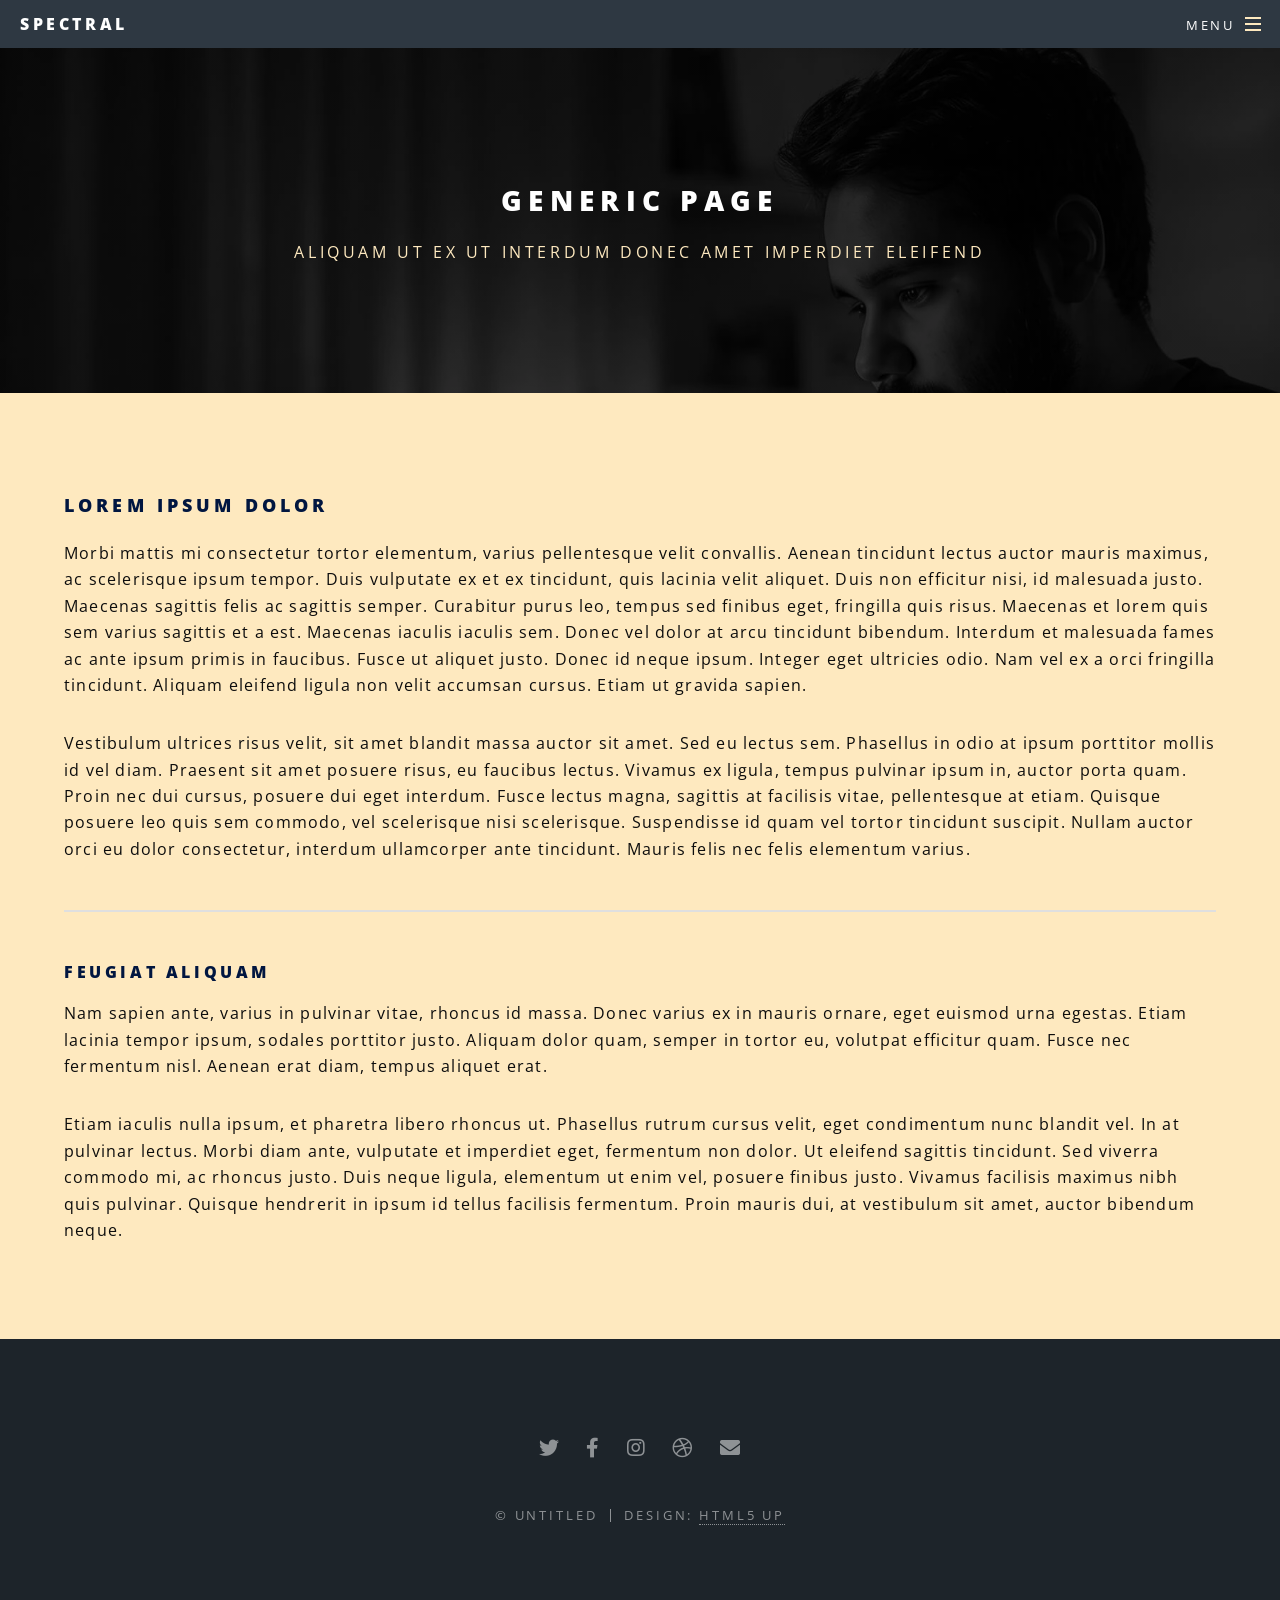
<file: trafego/generic.html>
<!DOCTYPE HTML>
<!--
	Spectral by HTML5 UP
	html5up.net | @ajlkn
	Free for personal and commercial use under the CCA 3.0 license (html5up.net/license)
-->
<html>
	<head>
		<title>Generic - Spectral by HTML5 UP</title>
		<meta charset="utf-8" />
		<meta name="viewport" content="width=device-width, initial-scale=1, user-scalable=no" />
		<link rel="stylesheet" href="assets/css/main.css" />
		<noscript><link rel="stylesheet" href="assets/css/noscript.css" /></noscript>
	</head>
	<body class="is-preload">

		<!-- Page Wrapper -->
			<div id="page-wrapper">

				<!-- Header -->
					<header id="header">
						<h1><a href="index.html">Spectral</a></h1>
						<nav id="nav">
							<ul>
								<li class="special">
									<a href="#menu" class="menuToggle"><span>Menu</span></a>
									<div id="menu">
										<ul>
											<li><a href="index.html">Home</a></li>
											<li><a href="generic.html">Generic</a></li>
											<li><a href="elements.html">Elements</a></li>
											<li><a href="#">Sign Up</a></li>
											<li><a href="#">Log In</a></li>
										</ul>
									</div>
								</li>
							</ul>
						</nav>
					</header>

				<!-- Main -->
					<article id="main">
						<header>
							<h2>Generic Page</h2>
							<p>Aliquam ut ex ut interdum donec amet imperdiet eleifend</p>
						</header>
						<section class="wrapper style5">
							<div class="inner">

								<h3>Lorem ipsum dolor</h3>
								<p>Morbi mattis mi consectetur tortor elementum, varius pellentesque velit convallis. Aenean tincidunt lectus auctor mauris maximus, ac scelerisque ipsum tempor. Duis vulputate ex et ex tincidunt, quis lacinia velit aliquet. Duis non efficitur nisi, id malesuada justo. Maecenas sagittis felis ac sagittis semper. Curabitur purus leo, tempus sed finibus eget, fringilla quis risus. Maecenas et lorem quis sem varius sagittis et a est. Maecenas iaculis iaculis sem. Donec vel dolor at arcu tincidunt bibendum. Interdum et malesuada fames ac ante ipsum primis in faucibus. Fusce ut aliquet justo. Donec id neque ipsum. Integer eget ultricies odio. Nam vel ex a orci fringilla tincidunt. Aliquam eleifend ligula non velit accumsan cursus. Etiam ut gravida sapien.</p>

								<p>Vestibulum ultrices risus velit, sit amet blandit massa auctor sit amet. Sed eu lectus sem. Phasellus in odio at ipsum porttitor mollis id vel diam. Praesent sit amet posuere risus, eu faucibus lectus. Vivamus ex ligula, tempus pulvinar ipsum in, auctor porta quam. Proin nec dui cursus, posuere dui eget interdum. Fusce lectus magna, sagittis at facilisis vitae, pellentesque at etiam. Quisque posuere leo quis sem commodo, vel scelerisque nisi scelerisque. Suspendisse id quam vel tortor tincidunt suscipit. Nullam auctor orci eu dolor consectetur, interdum ullamcorper ante tincidunt. Mauris felis nec felis elementum varius.</p>

								<hr />

								<h4>Feugiat aliquam</h4>
								<p>Nam sapien ante, varius in pulvinar vitae, rhoncus id massa. Donec varius ex in mauris ornare, eget euismod urna egestas. Etiam lacinia tempor ipsum, sodales porttitor justo. Aliquam dolor quam, semper in tortor eu, volutpat efficitur quam. Fusce nec fermentum nisl. Aenean erat diam, tempus aliquet erat.</p>

								<p>Etiam iaculis nulla ipsum, et pharetra libero rhoncus ut. Phasellus rutrum cursus velit, eget condimentum nunc blandit vel. In at pulvinar lectus. Morbi diam ante, vulputate et imperdiet eget, fermentum non dolor. Ut eleifend sagittis tincidunt. Sed viverra commodo mi, ac rhoncus justo. Duis neque ligula, elementum ut enim vel, posuere finibus justo. Vivamus facilisis maximus nibh quis pulvinar. Quisque hendrerit in ipsum id tellus facilisis fermentum. Proin mauris dui, at vestibulum sit amet, auctor bibendum neque.</p>

							</div>
						</section>
					</article>

				<!-- Footer -->
					<footer id="footer">
						<ul class="icons">
							<li><a href="#" class="icon brands fa-twitter"><span class="label">Twitter</span></a></li>
							<li><a href="#" class="icon brands fa-facebook-f"><span class="label">Facebook</span></a></li>
							<li><a href="#" class="icon brands fa-instagram"><span class="label">Instagram</span></a></li>
							<li><a href="#" class="icon brands fa-dribbble"><span class="label">Dribbble</span></a></li>
							<li><a href="#" class="icon solid fa-envelope"><span class="label">Email</span></a></li>
						</ul>
						<ul class="copyright">
							<li>&copy; Untitled</li><li>Design: <a href="http://html5up.net">HTML5 UP</a></li>
						</ul>
					</footer>

			</div>

		<!-- Scripts -->
			<script src="assets/js/jquery.min.js"></script>
			<script src="assets/js/jquery.scrollex.min.js"></script>
			<script src="assets/js/jquery.scrolly.min.js"></script>
			<script src="assets/js/browser.min.js"></script>
			<script src="assets/js/breakpoints.min.js"></script>
			<script src="assets/js/util.js"></script>
			<script src="assets/js/main.js"></script>

	</body>
</html>
</file>
<file: css/style.css>
/* Variáveis de Cores - Baseadas na sua paleta e no estilo minimalista */
:root {
    --cor-fundo: #0D0D0D;
    --cor-texto: #FEE9BF;
    --cor-primaria: #64B6AC;
    --cor-secundaria: #022873;
    --cor-borda: rgba(254, 233, 191, 0.1);
    --cor-card: rgba(100, 182, 172, 0.05);
    --cor-card-hover: rgba(100, 182, 172, 0.15);
    --transicao: all 0.4s cubic-bezier(0.4, 0, 0.2, 1);
}

/* Modo Claro */
html.light {
    --cor-fundo: #FEE9BF;
    --cor-texto: #0D0D0D;
    --cor-borda: rgba(13, 13, 13, 0.1);
    --cor-card: rgba(100, 182, 172, 0.1);
    --cor-card-hover: rgba(100, 182, 172, 0.2);
}

* {
    box-sizing: border-box;
    margin: 0;
    padding: 0;
}

    hr{
        border: none;
        border-top: 3px solid var(--cor-borda);
        margin: 2rem 0;
        padding: 20px;
    }

    .linksecundario {
        color: var(--cor-texto);
        text-decoration: none;
        font-size: 0.9rem;
        opacity: 0.8;
        transition: var(--transicao);
        margin: 10px 0;
    }
body {
    background-color: var(--cor-fundo);
    color: var(--cor-texto);
    font-family: 'Inter', -apple-system, BlinkMacSystemFont, "Segoe UI", Roboto, Helvetica, Arial, sans-serif;
    line-height: 1.6;
    display: flex;
    flex-direction: column;
    align-items: center;
    min-height: 100vh;
    padding: 2rem 1rem;
    transition: var(--transicao);
    overflow-x: hidden;
}

/* Header & Logo */
.topo-acoes {
    width: 100%;
    max-width: 800px;
    display: flex;
    justify-content: space-between;
    align-items: center;
    margin-bottom: 3rem;
    z-index: 10;
}

.logo {
    height: 40px;
    width: auto;
    object-fit: contain;
    filter: drop-shadow(0 0 8px rgba(100, 182, 172, 0.2));
}

.botao-tema {
    background: none;
    border: 1px solid var(--cor-borda);
    border-radius: 50%;
    width: 45px;
    height: 45px;
    display: flex;
    align-items: center;
    justify-content: center;
    cursor: pointer;
    color: var(--cor-texto);
    transition: var(--transicao);
}

.botao-tema:hover {
    background-color: var(--cor-card-hover);
    transform: rotate(15deg);
}

.icone-lampada {
    width: 20px;
    height: 20px;
    stroke: currentColor;
    fill: none;
}

/* Perfil & Hero */
main {
    text-align: center;
    margin-bottom: 4rem;
    max-width: 600px;
    animation: fadeInDown 1s ease-out;
}

.foto-perfil {
    width: 180px;
    height: 180px;
    border-radius: 50%;
    object-fit: cover;
    margin-bottom: 1.5rem;
    border: 3px solid var(--cor-primaria);
    padding: 5px;
    transition: var(--transicao);
    box-shadow: 0 10px 30px rgba(0,0,0,0.3);
}

.foto-perfil:hover {
    transform: scale(1.05);
    box-shadow: 0 15px 40px rgba(100, 182, 172, 0.3);
}

h1 {
    font-size: 2.5rem;
    font-weight: 800;
    letter-spacing: -0.02em;
    margin-bottom: 0.5rem;
    line-height: 1.1;
}

h3 {
    font-size: 1rem;
    font-weight: 400;
    opacity: 0.8;
    letter-spacing: 0.05em;
    text-transform: uppercase;
}

/* Grid de Cards */
article {
    display: grid;
    grid-template-columns: repeat(2, 1fr);
    gap: 1.5rem;
    width: 100%;
    max-width: 800px;
    margin-bottom: 4rem;
    animation: fadeInUp 1s ease-out 0.2s backwards;
}

.opcoes {
    background-color: var(--cor-card);
    border: 1px solid var(--cor-borda);
    padding: 2.5rem 1.5rem;
    border-radius: 20px;
    text-decoration: none;
    color: var(--cor-texto);
    display: flex;
    flex-direction: column;
    align-items: center;
    justify-content: center;
    transition: var(--transicao);
    position: relative;
    overflow: hidden;
}

.opcoes::before {
    content: '';
    position: absolute;
    top: 0;
    left: 0;
    width: 100%;
    height: 100%;
    background: linear-gradient(135deg, transparent, rgba(100, 182, 172, 0.05));
    opacity: 0;
    transition: var(--transicao);
}

.opcoes:hover {
    transform: translateY(-8px);
    background-color: var(--cor-card-hover);
    border-color: var(--cor-primaria);
    box-shadow: 0 20px 40px rgba(0,0,0,0.2);
}

.opcoes:hover::before {
    opacity: 1;
}

.opcoes h3 {
    font-size: 1.2rem;
    font-weight: 600;
    margin: 0;
    transition: var(--transicao);
}

.opcoes:hover h3 {
    color: var(--cor-primaria);
    transform: scale(1.05);
}

/* Footer & Redes */
footer {
    text-align: center;
    margin-top: auto;
    padding-bottom: 2rem;
    animation: fadeIn 1.5s ease-out 0.5s backwards;
}

.redes-sociais {
    display: flex;
    gap: 1.5rem;
    justify-content: center;
    margin-bottom: 2rem;
}

.rede-link {
    color: var(--cor-texto);
    font-size: 0.9rem;
    text-decoration: none;
    opacity: 0.6;
    transition: var(--transicao);
    padding: 0.5rem 1rem;
    border-radius: 30px;
    border: 1px solid transparent;
}

.rede-link:hover {
    opacity: 1;
    color: var(--cor-primaria);
    border-color: var(--cor-primaria);
    background: rgba(100, 182, 172, 0.05);
}

.copyright {
    font-size: 0.8rem;
    opacity: 0.5;
    margin-bottom: 1rem;
}

.cafe-link {
    display: inline-flex;
    align-items: center;
    gap: 0.5rem;
    background: var(--cor-primaria);
    color: #0D0D0D;
    padding: 0.8rem 1.5rem;
    border-radius: 50px;
    font-weight: 700;
    font-size: 0.9rem;
    text-decoration: none;
    transition: var(--transicao);
}

.cafe-link:hover {
    transform: scale(1.05);
    filter: brightness(1.1);
    box-shadow: 0 10px 20px rgba(100, 182, 172, 0.3);
}

.animar-scroll {
    opacity: 0;
    transform: translateY(90px);
    will-change: opacity, transform;
}

/* Página Sobre */
body.pagina-sobre {
    height: 100vh;
    height: 100svh;
    padding: 0.6rem 1rem;
    overflow: hidden;
    justify-content: flex-start;
}

.pagina-sobre .topo-acoes {
    max-width: 1120px;
    margin-bottom: 0.35rem;
}

.pagina-sobre .logo {
    height: 32px;
}

.pagina-sobre .botao-tema {
    width: 38px;
    height: 38px;
}

.conteudo-sobre {
    flex: 1;
    width: min(100%, 1120px);
    max-width: 1120px;
    min-height: 0;
    max-height: 100%;
    margin: 0;
    display: grid;
    grid-template-rows: auto minmax(0, 1fr) auto;
    gap: 0.65rem;
    text-align: center;
    animation: fadeInDown 1s ease-out;
}

.hero-sobre {
    display: grid;
    grid-template-columns: auto minmax(0, max-content);
    grid-template-areas:
        "foto titulo"
        "foto subtitulo";
    align-items: center;
    justify-content: center;
    gap: 1rem;
    text-align: left;
}

.perfil-container {
    grid-area: foto;
    display: flex;
    justify-content: center;
}

.pagina-sobre .foto-perfil {
    width: min(122px, 18vh);
    height: min(122px, 18vh);
    margin-bottom: 0.1rem;
    padding: 4px;
}

.hero-sobre h1 {
    grid-area: titulo;
    align-self: end;
    margin-bottom: 0;
    font-size: clamp(1.7rem, 3.2vw, 2.35rem);
}

.tagline {
    grid-area: subtitulo;
    align-self: start;
    font-size: clamp(0.8rem, 1.4vw, 0.95rem);
    line-height: 1.25;
    opacity: 0.82;
}

.texto-narrativo {
    min-height: 0;
    display: grid;
    grid-template-columns: repeat(3, minmax(0, 1fr));
    gap: 0.7rem;
    align-items: stretch;
}

.bloco-texto {
    min-height: 0;
    padding: 0.8rem;
    border: 1px solid var(--cor-borda);
    border-radius: 14px;
    background-color: var(--cor-card);
    text-align: left;
    overflow: hidden;
}

.bloco-texto h2 {
    margin-bottom: 0.4rem;
    color: var(--cor-primaria);
    font-size: clamp(0.9rem, 1.5vw, 1.05rem);
    line-height: 1.12;
}

.bloco-texto p {
    margin-bottom: 0.45rem;
    font-size: clamp(0.72rem, 1.1vw, 0.86rem);
    line-height: 1.34;
}

.bloco-texto p:last-child {
    margin-bottom: 0;
}

.pagina-sobre hr {
    display: none;
}

.cta-sobre {
    display: flex;
    align-items: center;
    justify-content: center;
    gap: 0.75rem;
}

.cta-sobre br {
    display: none;
}

.pagina-sobre .cafe-link {
    padding: 0.62rem 1.2rem;
    font-size: 0.84rem;
}

.link-secundario {
    display: inline-flex;
    align-items: center;
    justify-content: center;
    min-height: 2.35rem;
    padding: 0.62rem 1.2rem;
    border: 1px solid var(--cor-primaria);
    border-radius: 50px;
    color: var(--cor-texto);
    text-decoration: none;
    font-size: 0.84rem;
    font-weight: 700;
    opacity: 1;
    transition: var(--transicao);
}

.link-secundario:hover {
    background-color: var(--cor-card-hover);
    color: var(--cor-primaria);
    transform: scale(1.05);
}

.pagina-sobre footer {
    width: 100%;
    margin-top: 0.45rem;
    padding-bottom: 0;
    font-size: 0.75rem;
}

.pagina-sobre .copyright {
    margin-bottom: 0;
}

.pagina-sobre #linkdev {
    display: inline-flex;
    align-items: center;
    justify-content: center;
    margin-left: 0.25rem;
    padding: 0.32rem 0.72rem;
    border-radius: 50px;
    background: var(--cor-primaria);
    color: #0D0D0D;
    font-weight: 700;
    text-decoration: none;
    transition: var(--transicao);
}

.pagina-sobre #linkdev:hover {
    transform: scale(1.05);
    filter: brightness(1.1);
    box-shadow: 0 10px 20px rgba(100, 182, 172, 0.3);
}

@media (max-height: 720px) {
    body.pagina-sobre {
        padding-top: 0.4rem;
        padding-bottom: 0.4rem;
    }

    .conteudo-sobre {
        gap: 0.45rem;
    }

    .pagina-sobre .foto-perfil {
        width: min(96px, 16vh);
        height: min(96px, 16vh);
    }

    .hero-sobre h1 {
        font-size: clamp(1.4rem, 3vw, 1.9rem);
    }

    .tagline {
        font-size: 0.78rem;
    }

    .bloco-texto {
        padding: 0.6rem;
    }

    .bloco-texto p {
        margin-bottom: 0.32rem;
        font-size: clamp(0.68rem, 1vw, 0.78rem);
        line-height: 1.26;
    }
}

/* Animações */
@keyframes fadeInDown {
    from { opacity: 0; transform: translateY(-30px); }
    to { opacity: 1; transform: translateY(0); }
}

@keyframes fadeInUp {
    from { opacity: 0; transform: translateY(30px); }
    to { opacity: 1; transform: translateY(0); }
}

@keyframes fadeIn {
    from { opacity: 0; }
    to { opacity: 1; }
}

/* Responsividade */
@media (max-width: 600px) {
    h1 { font-size: 2rem; }
    article {
        grid-template-columns: 1fr;
        gap: 1rem;
    }
    .foto-perfil {
        width: 150px;
        height: 150px;
    }
    .opcoes {
        padding: 2rem 1rem;
    }
    .redes-sociais {
        flex-wrap: wrap;
        gap: 0.5rem;
    }

}

@media (max-width: 700px) {
    body.pagina-sobre {
        padding: 0.35rem 0.65rem;
    }

    .pagina-sobre .topo-acoes {
        margin-bottom: 0.2rem;
    }

    .pagina-sobre .logo {
        height: 26px;
    }

    .pagina-sobre .botao-tema {
        width: 32px;
        height: 32px;
    }

    .conteudo-sobre {
        gap: 0.35rem;
    }

    .pagina-sobre .foto-perfil {
        width: min(76px, 13vh);
        height: min(76px, 13vh);
        border-width: 2px;
        padding: 3px;
    }

    .hero-sobre {
        gap: 0.55rem;
    }

    .hero-sobre h1 {
        font-size: clamp(1.15rem, 6vw, 1.5rem);
        line-height: 1;
    }

    .tagline {
        max-width: 24rem;
        font-size: 0.68rem;
        line-height: 1.18;
    }

    .texto-narrativo {
        grid-template-columns: 1fr;
        gap: 0.3rem;
    }

    .bloco-texto {
        padding: 0.42rem 0.52rem;
        border-radius: 10px;
    }

    .bloco-texto h2 {
        margin-bottom: 0.18rem;
        font-size: 0.72rem;
        line-height: 1.05;
    }

    .bloco-texto p {
        margin-bottom: 0.18rem;
        font-size: clamp(0.55rem, 2.15vw, 0.66rem);
        line-height: 1.15;
    }

    .cta-sobre {
        gap: 0.45rem;
    }

    .pagina-sobre .cafe-link {
        padding: 0.42rem 0.68rem;
        font-size: 0.68rem;
    }

    .link-secundario {
        min-height: 1.95rem;
        padding: 0.42rem 0.68rem;
        font-size: 0.68rem;
    }

    .pagina-sobre footer {
        margin-top: 0.25rem;
        font-size: 0.62rem;
    }
}

@media (max-width: 380px), (max-height: 640px) {
    .hero-sobre {
        grid-template-columns: 1fr;
        grid-template-areas:
            "foto"
            "titulo"
            "subtitulo";
        text-align: center;
        gap: 0.15rem;
    }

    .pagina-sobre .foto-perfil {
        width: min(62px, 11vh);
        height: min(62px, 11vh);
    }

    .hero-sobre h1 {
        font-size: 1.12rem;
    }

    .tagline {
        font-size: 0.62rem;
    }

    .bloco-texto {
        padding: 0.34rem 0.42rem;
    }

    .bloco-texto h2 {
        font-size: 0.66rem;
    }

    .bloco-texto p {
        font-size: 0.53rem;
        line-height: 1.1;
    }
}
</file>
<file: trafego/assets/css/servicos.css>
/* Reset básico */
*, *::before, *::after {
  box-sizing: border-box;
}

html, body {
  height: 100%;
  margin: 0;
  background: linear-gradient(214deg, rgba(2, 40, 115, 1) 0%, rgba(1, 22, 64, 1) 50%, rgba(13, 13, 13, 1) 100%);
  overflow: hidden;
}

body {
  height: 100%;
  margin: 0;
  font-family: Inter, system-ui, -apple-system, BlinkMacSystemFont, "Segoe UI", sans-serif;
  line-height: 1.45;
  color: #f7f9fc;
  background: transparent;
}

.page-shell {
  display: grid;
  grid-template-rows: auto 1fr auto;
  height: 100vh;
  height: 100svh;
  overflow: hidden;
}

.page-header {
  padding: 0.7rem 2rem;
}

.site-nav ul {
  list-style: none;
  display: flex;
  flex-wrap: wrap;
  gap: 1rem;
  padding: 0;
  margin: 0;
  justify-content: center;
}

.site-nav a {
  color: #f7f9fc;
  text-decoration: none;
  font-weight: 600;
  transition: color 0.2s ease;
}

.site-nav a:hover,
.site-nav a[aria-current="page"] {
  color: #fee9bf;
}

.page-content {
  min-height: 0;
  display: grid;
  grid-template-columns: minmax(180px, 0.75fr) minmax(320px, 1.25fr);
  grid-template-areas:
    "hero copy"
    "hero services"
    "hero cta";
  gap: clamp(0.75rem, 2vw, 1.4rem) clamp(1.25rem, 4vw, 3rem);
  align-items: center;
  justify-content: center;
  padding: clamp(0.5rem, 1.6vh, 1rem) 2rem;
  width: 100%;
  max-width: 1120px;
  margin: 0 auto;
}

.hero {
  grid-area: hero;
  display: flex;
  justify-content: center;
  align-items: center;
  width: 100%;
  margin: 0;
}

.hero img {
  width: min(100%, 260px, 34vh);
  max-width: 100%;
  border-radius: 50%;
  box-shadow: 0 20px 60px rgba(0, 0, 0, 0.25);
}

.hero-copy {
  grid-area: copy;
  max-width: 760px;
  text-align: left;
  margin: 0;
}

.eyebrow {
  margin: 0 0 0.45rem;
  color: #fee9bf;
  font-size: 0.78rem;
  font-weight: 700;
  letter-spacing: 0.08em;
  text-transform: uppercase;
}

.hero-copy h1 {
  margin: 0;
  font-size: clamp(1.9rem, 4vw, 3rem);
  line-height: 1;
}

.hero-copy p {
  margin: 0.7rem 0 0;
  max-width: 600px;
  color: rgba(247, 249, 252, 0.85);
  font-size: clamp(0.92rem, 1.4vw, 1rem);
}

.services {
  grid-area: services;
  width: 100%;
  max-width: 760px;
  margin-top: 0;
}

.services h2 {
  margin: 0 0 0.7rem;
  font-size: 1.05rem;
  font-weight: 700;
  text-align: left;
  text-transform: capitalize;
}

.services ul {
  list-style: none;
  padding: 0;
  margin: 0;
  display: grid;
  grid-template-columns: repeat(2, minmax(0, 1fr));
  gap: 0.65rem;
}

.services li {
  border-radius: 12px;
  background: rgba(255, 255, 255, 0.08);
  border: 1px solid rgba(255, 255, 255, 0.12);
}

.services li a {
  display: block;
  width: 100%;
  min-height: 3.15rem;
  padding: 0.72rem 0.9rem;
  color: #fff;
  text-decoration: none;
  font-size: 0.94rem;
  font-weight: 600;
  transition: transform 0.2s ease, background-color 0.2s ease;
}

.services li a:hover {
  transform: translateY(-2px);
  background: rgba(254, 233, 191, 0.18);
}

.cta {
  grid-area: cta;
  margin: 0;
}

.button {
  display: inline-flex;
  align-items: center;
  justify-content: center;
  padding: 0.7rem 1.6rem;
  border-radius: 999px;
  border: none;
  cursor: pointer;
  font-weight: 700;
  text-decoration: none;
  transition: transform 0.2s ease, box-shadow 0.2s ease, background-color 0.2s ease;
}

.button:hover {
  transform: translateY(-2px);
}

.button-secondary {
  background: #fee9bf;
  color: #0d0d0d;
  box-shadow: 0 14px 40px rgba(255, 233, 191, 0.22);
}

.site-footer {
  text-align: center;
  padding: 0.7rem 1rem;
  color: rgba(247, 249, 252, 0.8);
  font-size: 0.9rem;
  background: transparent;
  border-top: 1px solid rgba(255, 255, 255, 0.08);
}

.site-footer p {
  margin: 0;
}

.site-footer a {
  color: #fee9bf;
  text-decoration: none;
}

@media (max-height: 720px) {
  .page-header,
  .site-footer {
    padding-top: 0.45rem;
    padding-bottom: 0.45rem;
  }

  .hero img {
    width: min(210px, 28vh);
  }

  .hero-copy h1 {
    font-size: clamp(1.65rem, 3.5vw, 2.45rem);
  }

  .hero-copy p {
    margin-top: 0.45rem;
  }

  .services li a {
    min-height: 2.75rem;
    padding: 0.55rem 0.8rem;
  }
}

@media (max-width: 640px) {
  html, body {
    overflow: hidden;
  }

  .page-shell {
    min-height: 0;
    height: 100svh;
    overflow: hidden;
  }

  .page-header {
    padding: 0.45rem 1rem;
  }

  .page-content {
    padding-left: 1rem;
    padding-right: 1rem;
  }

  .page-content {
    grid-template-columns: 1fr;
    grid-template-areas:
      "hero"
      "copy"
      "services"
      "cta";
    gap: 0.45rem;
    align-content: start;
    padding-top: 0.35rem;
    padding-bottom: 0.35rem;
  }

  .hero img {
    width: min(120px, 18vh);
  }

  .hero-copy,
  .services h2 {
    text-align: center;
  }

  .eyebrow {
    margin-bottom: 0.25rem;
    font-size: 0.68rem;
  }

  .hero-copy h1 {
    font-size: clamp(1.35rem, 8vw, 1.75rem);
    line-height: 1.05;
  }

  .hero-copy p {
    margin-top: 0.35rem;
    font-size: 0.8rem;
    line-height: 1.3;
  }

  .site-nav ul {
    justify-content: center;
    gap: 0.55rem;
  }

  .site-nav a {
    font-size: 0.86rem;
  }

  .services ul {
    grid-template-columns: 1fr;
    gap: 0.35rem;
  }

  .services h2 {
    margin-bottom: 0.35rem;
    font-size: 0.9rem;
  }

  .services li a {
    min-height: 2.15rem;
    padding: 0.42rem 0.65rem;
    font-size: 0.8rem;
    line-height: 1.2;
  }

  .button {
    width: 100%;
    padding: 0.55rem 1rem;
    font-size: 0.9rem;
  }

  .site-footer {
    padding: 0.45rem 0.7rem;
    font-size: 0.75rem;
  }
}
</file>
<file: trafego/assets/css/noscript.css>
/*
	Spectral by HTML5 UP
	html5up.net | @ajlkn
	Free for personal and commercial use under the CCA 3.0 license (html5up.net/license)
*/

/* Banner */

	body.is-preload #banner h2 {
		-moz-transform: none;
		-webkit-transform: none;
		-ms-transform: none;
		transform: none;
		opacity: 1;
	}

		body.is-preload #banner h2:before, body.is-preload #banner h2:after {
			width: 100%;
		}

	body.is-preload #banner .more {
		-moz-transform: none;
		-webkit-transform: none;
		-ms-transform: none;
		transform: none;
		opacity: 1;
	}

	body.is-preload #banner:after {
		opacity: 0;
	}
</file>
<file: trafego/assets/css/main.css>
@import url(fontawesome-all.min.css);
@import url("https://fonts.googleapis.com/css?family=Open+Sans:400,400italic,600,600italic,800,800italic");

/*
	Spectral by HTML5 UP
	html5up.net | @ajlkn
	Free for personal and commercial use under the CCA 3.0 license (html5up.net/license)
*/

html, body, div, span, applet, object,
iframe, h1, h2, h3, h4, h5, h6, p, blockquote,
pre, a, abbr, acronym, address, big, cite,
code, del, dfn, em, img, ins, kbd, q, s, samp,
small, strike, strong, sub, sup, tt, var, b,
u, i, center, dl, dt, dd, ol, ul, li, fieldset,
form, label, legend, table, caption, tbody,
tfoot, thead, tr, th, td, article, aside,
canvas, details, embed, figure, figcaption,
footer, header, hgroup, menu, nav, output, ruby,
section, summary, time, mark, audio, video {
	margin: 0;
	padding: 0;
	border: 0;
	font-size: 100%;
	font: inherit;
	vertical-align: baseline;}

article, aside, details, figcaption, figure,
footer, header, hgroup, menu, nav, section {
	display: block;}

body {
	line-height: 1;
}

ol, ul {
	list-style: none;
}

blockquote, q {
	quotes: none;
}

	blockquote:before, blockquote:after, q:before, q:after {
		content: '';
		content: none;
	}

table {
	border-collapse: collapse;
	border-spacing: 0;
}

body {
	-webkit-text-size-adjust: none;
}

mark {
	background-color: transparent;
	color: inherit;
}

input::-moz-focus-inner {
	border: 0;
	padding: 0;
}

input, select, textarea {
	-moz-appearance: none;
	-webkit-appearance: none;
	-ms-appearance: none;
	appearance: none;
}

/* Basic */

	@-ms-viewport {
		width: device-width;
	}

	html {
		box-sizing: border-box;
	}

	*, *:before, *:after {
		box-sizing: inherit;
	}

	body {
		background: #011640;
	}

		body.is-preload *, body.is-preload *:before, body.is-preload *:after {
			-moz-animation: none !important;
			-webkit-animation: none !important;
			-ms-animation: none !important;
			animation: none !important;
			-moz-transition: none !important;
			-webkit-transition: none !important;
			-ms-transition: none !important;
			transition: none !important;
		}

	body, input, select, textarea {
		color: #FEE9BF;
		font-family: "Open Sans", Helvetica, sans-serif;
		font-size: 15pt;
		font-weight: 400;
		letter-spacing: 0.075em;
		line-height: 1.65em;
	}

		@media screen and (max-width: 1680px) {

			body, input, select, textarea {
				font-size: 13pt;
			}

		}

		@media screen and (max-width: 1280px) {

			body, input, select, textarea {
				font-size: 12pt;
			}

		}

		@media screen and (max-width: 736px) {

			body, input, select, textarea {
				font-size: 11pt;
				letter-spacing: 0.0375em;
			}

		}

	a {
		-moz-transition: color 0.2s ease, border-bottom-color 0.2s ease;
		-webkit-transition: color 0.2s ease, border-bottom-color 0.2s ease;
		-ms-transition: color 0.2s ease, border-bottom-color 0.2s ease;
		transition: color 0.2s ease, border-bottom-color 0.2s ease;
		border-bottom: dotted 1px;
		color: inherit;
		text-decoration: none;
	}

		a:hover {
			border-bottom-color: transparent;
		}

	strong, b {
		color: #FEE9BF;
		font-weight: 600;
	}

	em, i {
		font-style: italic;
	}

	p {
		margin: 0 0 2em 0;
	}

	h1, h2, h3, h4, h5, h6 {
		color: #fff;
		font-weight: 800;
		letter-spacing: 0.225em;
		line-height: 1em;
		margin: 0 0 1em 0;
		text-transform: uppercase;
	}

		h1 a, h2 a, h3 a, h4 a, h5 a, h6 a {
			color: inherit;
			text-decoration: none;
		}

	h2 {
		font-size: 1.35em;
		line-height: 1.75em;
	}

		@media screen and (max-width: 736px) {

			h2 {
				font-size: 1.1em;
				line-height: 1.65em;
			}

		}

	h3 {
		font-size: 1.15em;
		line-height: 1.75em;
	}

		@media screen and (max-width: 736px) {

			h3 {
				font-size: 1em;
				line-height: 1.65em;
			}

		}

	h4 {
		font-size: 1em;
		line-height: 1.5em;
	}

	h5 {
		font-size: 0.8em;
		line-height: 1.5em;
	}

	h6 {
		font-size: 0.7em;
		line-height: 1.5em;
	}

	sub {
		font-size: 0.8em;
		position: relative;
		top: 0.5em;
	}

	sup {
		font-size: 0.8em;
		position: relative;
		top: -0.5em;
	}

	hr {
		border: 0;
		border-bottom: solid 2px #fff;
		margin: 3em 0;
	}

		hr.major {
			margin: 4.5em 0;
		}

	blockquote {
		border-left: solid 4px #fff;
		font-style: italic;
		margin: 0 0 2em 0;
		padding: 0.5em 0 0.5em 2em;
	}

	code {
		background: rgba(144, 144, 144, 0.25);
		border-radius: 3px;
		font-family: "Courier New", monospace;
		font-size: 0.9em;
		letter-spacing: 0;
		margin: 0 0.25em;
		padding: 0.25em 0.65em;
	}

	pre {
		-webkit-overflow-scrolling: touch;
		font-family: "Courier New", monospace;
		font-size: 0.9em;
		margin: 0 0 2em 0;
	}

		pre code {
			display: block;
			line-height: 1.75em;
			padding: 1em 1.5em;
			overflow-x: auto;
		}

	.align-left {
		text-align: left;
	}

	.align-center {
		text-align: center;
	}

	.align-right {
		text-align: right;
	}

/* Row */

	.row {
		display: flex;
		flex-wrap: wrap;
		box-sizing: border-box;
		align-items: stretch;
	}

		.row > * {
			box-sizing: border-box;
		}

		.row.gtr-uniform > * > :last-child {
			margin-bottom: 0;
		}

		.row.aln-left {
			justify-content: flex-start;
		}

		.row.aln-center {
			justify-content: center;
		}

		.row.aln-right {
			justify-content: flex-end;
		}

		.row.aln-top {
			align-items: flex-start;
		}

		.row.aln-middle {
			align-items: center;
		}

		.row.aln-bottom {
			align-items: flex-end;
		}

		.row > .imp {
			order: -1;
		}

		.row > .col-1 {
			width: 8.33333%;
		}

		.row > .off-1 {
			margin-left: 8.33333%;
		}

		.row > .col-2 {
			width: 16.66667%;
		}

		.row > .off-2 {
			margin-left: 16.66667%;
		}

		.row > .col-3 {
			width: 25%;
		}

		.row > .off-3 {
			margin-left: 25%;
		}

		.row > .col-4 {
			width: 33.33333%;
		}

		.row > .off-4 {
			margin-left: 33.33333%;
		}

		.row > .col-5 {
			width: 41.66667%;
		}

		.row > .off-5 {
			margin-left: 41.66667%;
		}

		.row > .col-6 {
			width: 50%;
		}

		.row > .off-6 {
			margin-left: 50%;
		}

		.row > .col-7 {
			width: 58.33333%;
		}

		.row > .off-7 {
			margin-left: 58.33333%;
		}

		.row > .col-8 {
			width: 66.66667%;
		}

		.row > .off-8 {
			margin-left: 66.66667%;
		}

		.row > .col-9 {
			width: 75%;
		}

		.row > .off-9 {
			margin-left: 75%;
		}

		.row > .col-10 {
			width: 83.33333%;
		}

		.row > .off-10 {
			margin-left: 83.33333%;
		}

		.row > .col-11 {
			width: 91.66667%;
		}

		.row > .off-11 {
			margin-left: 91.66667%;
		}

		.row > .col-12 {
			width: 100%;
		}

		.row > .off-12 {
			margin-left: 100%;
		}

		.row.gtr-0 {
			margin-top: 0;
			margin-left: 0em;
		}

			.row.gtr-0 > * {
				padding: 0 0 0 0em;
			}

			.row.gtr-0.gtr-uniform {
				margin-top: 0em;
			}

				.row.gtr-0.gtr-uniform > * {
					padding-top: 0em;
				}

		.row.gtr-25 {
			margin-top: 0;
			margin-left: -0.375em;
		}

			.row.gtr-25 > * {
				padding: 0 0 0 0.375em;
			}

			.row.gtr-25.gtr-uniform {
				margin-top: -0.375em;
			}

				.row.gtr-25.gtr-uniform > * {
					padding-top: 0.375em;
				}

		.row.gtr-50 {
			margin-top: 0;
			margin-left: -0.75em;
		}

			.row.gtr-50 > * {
				padding: 0 0 0 0.75em;
			}

			.row.gtr-50.gtr-uniform {
				margin-top: -0.75em;
			}

				.row.gtr-50.gtr-uniform > * {
					padding-top: 0.75em;
				}

		.row {
			margin-top: 0;
			margin-left: -1.5em;
		}

			.row > * {
				padding: 0 0 0 1.5em;
			}

			.row.gtr-uniform {
				margin-top: -1.5em;
			}

				.row.gtr-uniform > * {
					padding-top: 1.5em;
				}

		.row.gtr-150 {
			margin-top: 0;
			margin-left: -2.25em;
		}

			.row.gtr-150 > * {
				padding: 0 0 0 2.25em;
			}

			.row.gtr-150.gtr-uniform {
				margin-top: -2.25em;
			}

				.row.gtr-150.gtr-uniform > * {
					padding-top: 2.25em;
				}

		.row.gtr-200 {
			margin-top: 0;
			margin-left: -3em;
		}

			.row.gtr-200 > * {
				padding: 0 0 0 3em;
			}

			.row.gtr-200.gtr-uniform {
				margin-top: -3em;
			}

				.row.gtr-200.gtr-uniform > * {
					padding-top: 3em;
				}

		@media screen and (max-width: 1680px) {

			.row {
				display: flex;
				flex-wrap: wrap;
				box-sizing: border-box;
				align-items: stretch;
			}

				.row > * {
					box-sizing: border-box;
				}

				.row.gtr-uniform > * > :last-child {
					margin-bottom: 0;
				}

				.row.aln-left {
					justify-content: flex-start;
				}

				.row.aln-center {
					justify-content: center;
				}

				.row.aln-right {
					justify-content: flex-end;
				}

				.row.aln-top {
					align-items: flex-start;
				}

				.row.aln-middle {
					align-items: center;
				}

				.row.aln-bottom {
					align-items: flex-end;
				}

				.row > .imp-xlarge {
					order: -1;
				}

				.row > .col-1-xlarge {
					width: 8.33333%;
				}

				.row > .off-1-xlarge {
					margin-left: 8.33333%;
				}

				.row > .col-2-xlarge {
					width: 16.66667%;
				}

				.row > .off-2-xlarge {
					margin-left: 16.66667%;
				}

				.row > .col-3-xlarge {
					width: 25%;
				}

				.row > .off-3-xlarge {
					margin-left: 25%;
				}

				.row > .col-4-xlarge {
					width: 33.33333%;
				}

				.row > .off-4-xlarge {
					margin-left: 33.33333%;
				}

				.row > .col-5-xlarge {
					width: 41.66667%;
				}

				.row > .off-5-xlarge {
					margin-left: 41.66667%;
				}

				.row > .col-6-xlarge {
					width: 50%;
				}

				.row > .off-6-xlarge {
					margin-left: 50%;
				}

				.row > .col-7-xlarge {
					width: 58.33333%;
				}

				.row > .off-7-xlarge {
					margin-left: 58.33333%;
				}

				.row > .col-8-xlarge {
					width: 66.66667%;
				}

				.row > .off-8-xlarge {
					margin-left: 66.66667%;
				}

				.row > .col-9-xlarge {
					width: 75%;
				}

				.row > .off-9-xlarge {
					margin-left: 75%;
				}

				.row > .col-10-xlarge {
					width: 83.33333%;
				}

				.row > .off-10-xlarge {
					margin-left: 83.33333%;
				}

				.row > .col-11-xlarge {
					width: 91.66667%;
				}

				.row > .off-11-xlarge {
					margin-left: 91.66667%;
				}

				.row > .col-12-xlarge {
					width: 100%;
				}

				.row > .off-12-xlarge {
					margin-left: 100%;
				}

				.row.gtr-0 {
					margin-top: 0;
					margin-left: 0em;
				}

					.row.gtr-0 > * {
						padding: 0 0 0 0em;
					}

					.row.gtr-0.gtr-uniform {
						margin-top: 0em;
					}

						.row.gtr-0.gtr-uniform > * {
							padding-top: 0em;
						}

				.row.gtr-25 {
					margin-top: 0;
					margin-left: -0.375em;
				}

					.row.gtr-25 > * {
						padding: 0 0 0 0.375em;
					}

					.row.gtr-25.gtr-uniform {
						margin-top: -0.375em;
					}

						.row.gtr-25.gtr-uniform > * {
							padding-top: 0.375em;
						}

				.row.gtr-50 {
					margin-top: 0;
					margin-left: -0.75em;
				}

					.row.gtr-50 > * {
						padding: 0 0 0 0.75em;
					}

					.row.gtr-50.gtr-uniform {
						margin-top: -0.75em;
					}

						.row.gtr-50.gtr-uniform > * {
							padding-top: 0.75em;
						}

				.row {
					margin-top: 0;
					margin-left: -1.5em;
				}

					.row > * {
						padding: 0 0 0 1.5em;
					}

					.row.gtr-uniform {
						margin-top: -1.5em;
					}

						.row.gtr-uniform > * {
							padding-top: 1.5em;
						}

				.row.gtr-150 {
					margin-top: 0;
					margin-left: -2.25em;
				}

					.row.gtr-150 > * {
						padding: 0 0 0 2.25em;
					}

					.row.gtr-150.gtr-uniform {
						margin-top: -2.25em;
					}

						.row.gtr-150.gtr-uniform > * {
							padding-top: 2.25em;
						}

				.row.gtr-200 {
					margin-top: 0;
					margin-left: -3em;
				}

					.row.gtr-200 > * {
						padding: 0 0 0 3em;
					}

					.row.gtr-200.gtr-uniform {
						margin-top: -3em;
					}

						.row.gtr-200.gtr-uniform > * {
							padding-top: 3em;
						}

		}

		@media screen and (max-width: 1280px) {

			.row {
				display: flex;
				flex-wrap: wrap;
				box-sizing: border-box;
				align-items: stretch;
			}

				.row > * {
					box-sizing: border-box;
				}

				.row.gtr-uniform > * > :last-child {
					margin-bottom: 0;
				}

				.row.aln-left {
					justify-content: flex-start;
				}

				.row.aln-center {
					justify-content: center;
				}

				.row.aln-right {
					justify-content: flex-end;
				}

				.row.aln-top {
					align-items: flex-start;
				}

				.row.aln-middle {
					align-items: center;
				}

				.row.aln-bottom {
					align-items: flex-end;
				}

				.row > .imp-large {
					order: -1;
				}

				.row > .col-1-large {
					width: 8.33333%;
				}

				.row > .off-1-large {
					margin-left: 8.33333%;
				}

				.row > .col-2-large {
					width: 16.66667%;
				}

				.row > .off-2-large {
					margin-left: 16.66667%;
				}

				.row > .col-3-large {
					width: 25%;
				}

				.row > .off-3-large {
					margin-left: 25%;
				}

				.row > .col-4-large {
					width: 33.33333%;
				}

				.row > .off-4-large {
					margin-left: 33.33333%;
				}

				.row > .col-5-large {
					width: 41.66667%;
				}

				.row > .off-5-large {
					margin-left: 41.66667%;
				}

				.row > .col-6-large {
					width: 50%;
				}

				.row > .off-6-large {
					margin-left: 50%;
				}

				.row > .col-7-large {
					width: 58.33333%;
				}

				.row > .off-7-large {
					margin-left: 58.33333%;
				}

				.row > .col-8-large {
					width: 66.66667%;
				}

				.row > .off-8-large {
					margin-left: 66.66667%;
				}

				.row > .col-9-large {
					width: 75%;
				}

				.row > .off-9-large {
					margin-left: 75%;
				}

				.row > .col-10-large {
					width: 83.33333%;
				}

				.row > .off-10-large {
					margin-left: 83.33333%;
				}

				.row > .col-11-large {
					width: 91.66667%;
				}

				.row > .off-11-large {
					margin-left: 91.66667%;
				}

				.row > .col-12-large {
					width: 100%;
				}

				.row > .off-12-large {
					margin-left: 100%;
				}

				.row.gtr-0 {
					margin-top: 0;
					margin-left: 0em;
				}

					.row.gtr-0 > * {
						padding: 0 0 0 0em;
					}

					.row.gtr-0.gtr-uniform {
						margin-top: 0em;
					}

						.row.gtr-0.gtr-uniform > * {
							padding-top: 0em;
						}

				.row.gtr-25 {
					margin-top: 0;
					margin-left: -0.375em;
				}

					.row.gtr-25 > * {
						padding: 0 0 0 0.375em;
					}

					.row.gtr-25.gtr-uniform {
						margin-top: -0.375em;
					}

						.row.gtr-25.gtr-uniform > * {
							padding-top: 0.375em;
						}

				.row.gtr-50 {
					margin-top: 0;
					margin-left: -0.75em;
				}

					.row.gtr-50 > * {
						padding: 0 0 0 0.75em;
					}

					.row.gtr-50.gtr-uniform {
						margin-top: -0.75em;
					}

						.row.gtr-50.gtr-uniform > * {
							padding-top: 0.75em;
						}

				.row {
					margin-top: 0;
					margin-left: -1.5em;
				}

					.row > * {
						padding: 0 0 0 1.5em;
					}

					.row.gtr-uniform {
						margin-top: -1.5em;
					}

						.row.gtr-uniform > * {
							padding-top: 1.5em;
						}

				.row.gtr-150 {
					margin-top: 0;
					margin-left: -2.25em;
				}

					.row.gtr-150 > * {
						padding: 0 0 0 2.25em;
					}

					.row.gtr-150.gtr-uniform {
						margin-top: -2.25em;
					}

						.row.gtr-150.gtr-uniform > * {
							padding-top: 2.25em;
						}

				.row.gtr-200 {
					margin-top: 0;
					margin-left: -3em;
				}

					.row.gtr-200 > * {
						padding: 0 0 0 3em;
					}

					.row.gtr-200.gtr-uniform {
						margin-top: -3em;
					}

						.row.gtr-200.gtr-uniform > * {
							padding-top: 3em;
						}

		}

		@media screen and (max-width: 980px) {

			.row {
				display: flex;
				flex-wrap: wrap;
				box-sizing: border-box;
				align-items: stretch;
			}

				.row > * {
					box-sizing: border-box;
				}

				.row.gtr-uniform > * > :last-child {
					margin-bottom: 0;
				}

				.row.aln-left {
					justify-content: flex-start;
				}

				.row.aln-center {
					justify-content: center;
				}

				.row.aln-right {
					justify-content: flex-end;
				}

				.row.aln-top {
					align-items: flex-start;
				}

				.row.aln-middle {
					align-items: center;
				}

				.row.aln-bottom {
					align-items: flex-end;
				}

				.row > .imp-medium {
					order: -1;
				}

				.row > .col-1-medium {
					width: 8.33333%;
				}

				.row > .off-1-medium {
					margin-left: 8.33333%;
				}

				.row > .col-2-medium {
					width: 16.66667%;
				}

				.row > .off-2-medium {
					margin-left: 16.66667%;
				}

				.row > .col-3-medium {
					width: 25%;
				}

				.row > .off-3-medium {
					margin-left: 25%;
				}

				.row > .col-4-medium {
					width: 33.33333%;
				}

				.row > .off-4-medium {
					margin-left: 33.33333%;
				}

				.row > .col-5-medium {
					width: 41.66667%;
				}

				.row > .off-5-medium {
					margin-left: 41.66667%;
				}

				.row > .col-6-medium {
					width: 50%;
				}

				.row > .off-6-medium {
					margin-left: 50%;
				}

				.row > .col-7-medium {
					width: 58.33333%;
				}

				.row > .off-7-medium {
					margin-left: 58.33333%;
				}

				.row > .col-8-medium {
					width: 66.66667%;
				}

				.row > .off-8-medium {
					margin-left: 66.66667%;
				}

				.row > .col-9-medium {
					width: 75%;
				}

				.row > .off-9-medium {
					margin-left: 75%;
				}

				.row > .col-10-medium {
					width: 83.33333%;
				}

				.row > .off-10-medium {
					margin-left: 83.33333%;
				}

				.row > .col-11-medium {
					width: 91.66667%;
				}

				.row > .off-11-medium {
					margin-left: 91.66667%;
				}

				.row > .col-12-medium {
					width: 100%;
				}

				.row > .off-12-medium {
					margin-left: 100%;
				}

				.row.gtr-0 {
					margin-top: 0;
					margin-left: 0em;
				}

					.row.gtr-0 > * {
						padding: 0 0 0 0em;
					}

					.row.gtr-0.gtr-uniform {
						margin-top: 0em;
					}

						.row.gtr-0.gtr-uniform > * {
							padding-top: 0em;
						}

				.row.gtr-25 {
					margin-top: 0;
					margin-left: -0.375em;
				}

					.row.gtr-25 > * {
						padding: 0 0 0 0.375em;
					}

					.row.gtr-25.gtr-uniform {
						margin-top: -0.375em;
					}

						.row.gtr-25.gtr-uniform > * {
							padding-top: 0.375em;
						}

				.row.gtr-50 {
					margin-top: 0;
					margin-left: -0.75em;
				}

					.row.gtr-50 > * {
						padding: 0 0 0 0.75em;
					}

					.row.gtr-50.gtr-uniform {
						margin-top: -0.75em;
					}

						.row.gtr-50.gtr-uniform > * {
							padding-top: 0.75em;
						}

				.row {
					margin-top: 0;
					margin-left: -1.5em;
				}

					.row > * {
						padding: 0 0 0 1.5em;
					}

					.row.gtr-uniform {
						margin-top: -1.5em;
					}

						.row.gtr-uniform > * {
							padding-top: 1.5em;
						}

				.row.gtr-150 {
					margin-top: 0;
					margin-left: -2.25em;
				}

					.row.gtr-150 > * {
						padding: 0 0 0 2.25em;
					}

					.row.gtr-150.gtr-uniform {
						margin-top: -2.25em;
					}

						.row.gtr-150.gtr-uniform > * {
							padding-top: 2.25em;
						}

				.row.gtr-200 {
					margin-top: 0;
					margin-left: -3em;
				}

					.row.gtr-200 > * {
						padding: 0 0 0 3em;
					}

					.row.gtr-200.gtr-uniform {
						margin-top: -3em;
					}

						.row.gtr-200.gtr-uniform > * {
							padding-top: 3em;
						}

		}

		@media screen and (max-width: 736px) {

			.row {
				display: flex;
				flex-wrap: wrap;
				box-sizing: border-box;
				align-items: stretch;
			}

				.row > * {
					box-sizing: border-box;
				}

				.row.gtr-uniform > * > :last-child {
					margin-bottom: 0;
				}

				.row.aln-left {
					justify-content: flex-start;
				}

				.row.aln-center {
					justify-content: center;
				}

				.row.aln-right {
					justify-content: flex-end;
				}

				.row.aln-top {
					align-items: flex-start;
				}

				.row.aln-middle {
					align-items: center;
				}

				.row.aln-bottom {
					align-items: flex-end;
				}

				.row > .imp-small {
					order: -1;
				}

				.row > .col-1-small {
					width: 8.33333%;
				}

				.row > .off-1-small {
					margin-left: 8.33333%;
				}

				.row > .col-2-small {
					width: 16.66667%;
				}

				.row > .off-2-small {
					margin-left: 16.66667%;
				}

				.row > .col-3-small {
					width: 25%;
				}

				.row > .off-3-small {
					margin-left: 25%;
				}

				.row > .col-4-small {
					width: 33.33333%;
				}

				.row > .off-4-small {
					margin-left: 33.33333%;
				}

				.row > .col-5-small {
					width: 41.66667%;
				}

				.row > .off-5-small {
					margin-left: 41.66667%;
				}

				.row > .col-6-small {
					width: 50%;
				}

				.row > .off-6-small {
					margin-left: 50%;
				}

				.row > .col-7-small {
					width: 58.33333%;
				}

				.row > .off-7-small {
					margin-left: 58.33333%;
				}

				.row > .col-8-small {
					width: 66.66667%;
				}

				.row > .off-8-small {
					margin-left: 66.66667%;
				}

				.row > .col-9-small {
					width: 75%;
				}

				.row > .off-9-small {
					margin-left: 75%;
				}

				.row > .col-10-small {
					width: 83.33333%;
				}

				.row > .off-10-small {
					margin-left: 83.33333%;
				}

				.row > .col-11-small {
					width: 91.66667%;
				}

				.row > .off-11-small {
					margin-left: 91.66667%;
				}

				.row > .col-12-small {
					width: 100%;
				}

				.row > .off-12-small {
					margin-left: 100%;
				}

				.row.gtr-0 {
					margin-top: 0;
					margin-left: 0em;
				}

					.row.gtr-0 > * {
						padding: 0 0 0 0em;
					}

					.row.gtr-0.gtr-uniform {
						margin-top: 0em;
					}

						.row.gtr-0.gtr-uniform > * {
							padding-top: 0em;
						}

				.row.gtr-25 {
					margin-top: 0;
					margin-left: -0.375em;
				}

					.row.gtr-25 > * {
						padding: 0 0 0 0.375em;
					}

					.row.gtr-25.gtr-uniform {
						margin-top: -0.375em;
					}

						.row.gtr-25.gtr-uniform > * {
							padding-top: 0.375em;
						}

				.row.gtr-50 {
					margin-top: 0;
					margin-left: -0.75em;
				}

					.row.gtr-50 > * {
						padding: 0 0 0 0.75em;
					}

					.row.gtr-50.gtr-uniform {
						margin-top: -0.75em;
					}

						.row.gtr-50.gtr-uniform > * {
							padding-top: 0.75em;
						}

				.row {
					margin-top: 0;
					margin-left: -1.5em;
				}

					.row > * {
						padding: 0 0 0 1.5em;
					}

					.row.gtr-uniform {
						margin-top: -1.5em;
					}

						.row.gtr-uniform > * {
							padding-top: 1.5em;
						}

				.row.gtr-150 {
					margin-top: 0;
					margin-left: -2.25em;
				}

					.row.gtr-150 > * {
						padding: 0 0 0 2.25em;
					}

					.row.gtr-150.gtr-uniform {
						margin-top: -2.25em;
					}

						.row.gtr-150.gtr-uniform > * {
							padding-top: 2.25em;
						}

				.row.gtr-200 {
					margin-top: 0;
					margin-left: -3em;
				}

					.row.gtr-200 > * {
						padding: 0 0 0 3em;
					}

					.row.gtr-200.gtr-uniform {
						margin-top: -3em;
					}

						.row.gtr-200.gtr-uniform > * {
							padding-top: 3em;
						}

		}

		@media screen and (max-width: 480px) {

			.row {
				display: flex;
				flex-wrap: wrap;
				box-sizing: border-box;
				align-items: stretch;
			}

				.row > * {
					box-sizing: border-box;
				}

				.row.gtr-uniform > * > :last-child {
					margin-bottom: 0;
				}

				.row.aln-left {
					justify-content: flex-start;
				}

				.row.aln-center {
					justify-content: center;
				}

				.row.aln-right {
					justify-content: flex-end;
				}

				.row.aln-top {
					align-items: flex-start;
				}

				.row.aln-middle {
					align-items: center;
				}

				.row.aln-bottom {
					align-items: flex-end;
				}

				.row > .imp-xsmall {
					order: -1;
				}

				.row > .col-1-xsmall {
					width: 8.33333%;
				}

				.row > .off-1-xsmall {
					margin-left: 8.33333%;
				}

				.row > .col-2-xsmall {
					width: 16.66667%;
				}

				.row > .off-2-xsmall {
					margin-left: 16.66667%;
				}

				.row > .col-3-xsmall {
					width: 25%;
				}

				.row > .off-3-xsmall {
					margin-left: 25%;
				}

				.row > .col-4-xsmall {
					width: 33.33333%;
				}

				.row > .off-4-xsmall {
					margin-left: 33.33333%;
				}

				.row > .col-5-xsmall {
					width: 41.66667%;
				}

				.row > .off-5-xsmall {
					margin-left: 41.66667%;
				}

				.row > .col-6-xsmall {
					width: 50%;
				}

				.row > .off-6-xsmall {
					margin-left: 50%;
				}

				.row > .col-7-xsmall {
					width: 58.33333%;
				}

				.row > .off-7-xsmall {
					margin-left: 58.33333%;
				}

				.row > .col-8-xsmall {
					width: 66.66667%;
				}

				.row > .off-8-xsmall {
					margin-left: 66.66667%;
				}

				.row > .col-9-xsmall {
					width: 75%;
				}

				.row > .off-9-xsmall {
					margin-left: 75%;
				}

				.row > .col-10-xsmall {
					width: 83.33333%;
				}

				.row > .off-10-xsmall {
					margin-left: 83.33333%;
				}

				.row > .col-11-xsmall {
					width: 91.66667%;
				}

				.row > .off-11-xsmall {
					margin-left: 91.66667%;
				}

				.row > .col-12-xsmall {
					width: 100%;
				}

				.row > .off-12-xsmall {
					margin-left: 100%;
				}

				.row.gtr-0 {
					margin-top: 0;
					margin-left: 0em;
				}

					.row.gtr-0 > * {
						padding: 0 0 0 0em;
					}

					.row.gtr-0.gtr-uniform {
						margin-top: 0em;
					}

						.row.gtr-0.gtr-uniform > * {
							padding-top: 0em;
						}

				.row.gtr-25 {
					margin-top: 0;
					margin-left: -0.375em;
				}

					.row.gtr-25 > * {
						padding: 0 0 0 0.375em;
					}

					.row.gtr-25.gtr-uniform {
						margin-top: -0.375em;
					}

						.row.gtr-25.gtr-uniform > * {
							padding-top: 0.375em;
						}

				.row.gtr-50 {
					margin-top: 0;
					margin-left: -0.75em;
				}

					.row.gtr-50 > * {
						padding: 0 0 0 0.75em;
					}

					.row.gtr-50.gtr-uniform {
						margin-top: -0.75em;
					}

						.row.gtr-50.gtr-uniform > * {
							padding-top: 0.75em;
						}

				.row {
					margin-top: 0;
					margin-left: -1.5em;
				}

					.row > * {
						padding: 0 0 0 1.5em;
					}

					.row.gtr-uniform {
						margin-top: -1.5em;
					}

						.row.gtr-uniform > * {
							padding-top: 1.5em;
						}

				.row.gtr-150 {
					margin-top: 0;
					margin-left: -2.25em;
				}

					.row.gtr-150 > * {
						padding: 0 0 0 2.25em;
					}

					.row.gtr-150.gtr-uniform {
						margin-top: -2.25em;
					}

						.row.gtr-150.gtr-uniform > * {
							padding-top: 2.25em;
						}

				.row.gtr-200 {
					margin-top: 0;
					margin-left: -3em;
				}

					.row.gtr-200 > * {
						padding: 0 0 0 3em;
					}

					.row.gtr-200.gtr-uniform {
						margin-top: -3em;
					}

						.row.gtr-200.gtr-uniform > * {
							padding-top: 3em;
						}

		}

/* Section/Article */

	section.special, article.special {
		text-align: center;
	}

	header p {
		color: rgba(255, 255, 255, 0.5);
		position: relative;
		top: -0.25em;
	}

	header h3 + p {
		font-size: 1.1em;
	}

	header h4 + p,
	header h5 + p,
	header h6 + p {
		font-size: 0.9em;
	}

	header.major {
		margin: 0 0 3.5em 0;
	}

		header.major h2, header.major h3, header.major h4, header.major h5, header.major h6 {
			border-bottom: solid 2px #fff;
			display: inline-block;
			padding-bottom: 1em;
			position: relative;
		}

			header.major h2:after, header.major h3:after, header.major h4:after, header.major h5:after, header.major h6:after {
				content: '';
				display: block;
				height: 1px;
			}

		header.major p {
			color: #fff;
			top: 0;
		}

		@media screen and (max-width: 736px) {

			header.major {
				margin: 0 0 2em 0;
			}

		}

	@media screen and (max-width: 980px) {

		header br {
			display: none;
		}

	}

/* Form */

	form {
		margin: 0 0 2em 0;
	}

	label {
		color: #fff;
		display: block;
		font-size: 0.9em;
		font-weight: 600;
		margin: 0 0 1em 0;
	}

	input[type="text"],
	input[type="password"],
	input[type="email"],
	select,
	textarea {
		-moz-appearance: none;
		-webkit-appearance: none;
		-ms-appearance: none;
		appearance: none;
		background-color: rgba(144, 144, 144, 0.25);
		border-radius: 3px;
		border: none;
		color: inherit;
		display: block;
		outline: 0;
		padding: 0 1em;
		text-decoration: none;
		width: 100%;
	}

		input[type="text"]:invalid,
		input[type="password"]:invalid,
		input[type="email"]:invalid,
		select:invalid,
		textarea:invalid {
			box-shadow: none;
		}

		input[type="text"]:focus,
		input[type="password"]:focus,
		input[type="email"]:focus,
		select:focus,
		textarea:focus {
			box-shadow: 0 0 0 2px #64B6AC;
		}

	select {
		background-size: 1.25em;
		background-repeat: no-repeat;
		background-position: calc(100% - 1em) center;
		height: 2.75em;
		padding-right: 2.75em;
		text-overflow: ellipsis;
	}

		select:focus::-ms-value {
			background-color: transparent;
		}

		select::-ms-expand {
			display: none;
		}

	input[type="text"],
	input[type="password"],
	input[type="email"],
	select {
		height: 2.75em;
	}

	textarea {
		padding: 0.75em 1em;
	}

	input[type="checkbox"],
	input[type="radio"] {
		-moz-appearance: none;
		-webkit-appearance: none;
		-ms-appearance: none;
		appearance: none;
		display: block;
		float: left;
		margin-right: -2em;
		opacity: 0;
		width: 1em;
		z-index: -1;
	}

		input[type="checkbox"] + label,
		input[type="radio"] + label {
			text-decoration: none;
			color: #fff;
			cursor: pointer;
			display: inline-block;
			font-size: 1em;
			font-weight: 400;
			padding-left: 2.4em;
			padding-right: 0.75em;
			position: relative;
		}

			input[type="checkbox"] + label:before,
			input[type="radio"] + label:before {
				-moz-osx-font-smoothing: grayscale;
				-webkit-font-smoothing: antialiased;
				display: inline-block;
				font-style: normal;
				font-variant: normal;
				text-rendering: auto;
				line-height: 1;
				text-transform: none !important;
				font-family: 'Font Awesome 5 Free';
				font-weight: 900;
			}

			input[type="checkbox"] + label:before,
			input[type="radio"] + label:before {
				background: rgba(144, 144, 144, 0.25);
				border-radius: 3px;
				content: '';
				display: inline-block;
				font-size: 0.8em;
				height: 2.0625em;
				left: 0;
				line-height: 2.0625em;
				position: absolute;
				text-align: center;
				top: 0;
				width: 2.0625em;
			}

		input[type="checkbox"]:checked + label:before,
		input[type="radio"]:checked + label:before {
			background: #011640;
			color: #FEE9BF;
			content: '\f00c';
		}

		input[type="checkbox"]:focus + label:before,
		input[type="radio"]:focus + label:before {
			box-shadow: 0 0 0 2px #64B6AC;
		}

	input[type="checkbox"] + label:before {
		border-radius: 3px;
	}

	input[type="radio"] + label:before {
		border-radius: 100%;
	}

	::-webkit-input-placeholder {
		color: rgba(255, 255, 255, 0.5) !important;
		opacity: 1.0;
	}

	:-moz-placeholder {
		color: rgba(255, 255, 255, 0.5) !important;
		opacity: 1.0;
	}

	::-moz-placeholder {
		color: rgba(255, 255, 255, 0.5) !important;
		opacity: 1.0;
	}

	:-ms-input-placeholder {
		color: rgba(255, 255, 255, 0.5) !important;
		opacity: 1.0;
	}

/* Box */

	.box {
		border-radius: 3px;
		border: solid 2px #fff;
		margin-bottom: 2em;
		padding: 1.5em;
	}

		.box > :last-child,
		.box > :last-child > :last-child,
		.box > :last-child > :last-child > :last-child {
			margin-bottom: 0;
		}

		.box.alt {
			border: 0;
			border-radius: 0;
			padding: 0;
		}

/* Icon */

	.icon {
		text-decoration: none;
		border-bottom: none;
		position: relative;
	}

		.icon:before {
			-moz-osx-font-smoothing: grayscale;
			-webkit-font-smoothing: antialiased;
			display: inline-block;
			font-style: normal;
			font-variant: normal;
			text-rendering: auto;
			line-height: 1;
			text-transform: none !important;
			font-family: 'Font Awesome 5 Free';
			font-weight: 400;
		}

		.icon > .label {
			display: none;
		}

		.icon:before {
			line-height: inherit;
		}

		.icon.solid:before {
			font-weight: 900;
		}

		.icon.brands:before {
			font-family: 'Font Awesome 5 Brands';
		}

		.icon.major {
			-moz-transform: rotate(-45deg);
			-webkit-transform: rotate(-45deg);
			-ms-transform: rotate(-45deg);
			transform: rotate(-45deg);
			border-radius: 3px;
			border: solid 2px #fff;
			display: inline-block;
			font-size: 1.35em;
			height: calc(3em + 2px);
			line-height: 3em;
			text-align: center;
			width: calc(3em + 2px);
		}

			.icon.major:before {
				-moz-transform: rotate(45deg);
				-webkit-transform: rotate(45deg);
				-ms-transform: rotate(45deg);
				transform: rotate(45deg);
				display: inline-block;
				font-size: 1.5em;
			}

			@media screen and (max-width: 736px) {

				.icon.major {
					font-size: 1em;
				}

			}

		.icon.style1 {
			color: #00ffcc;
		}

		.icon.style2 {
			color: #00f0ff;
		}

		.icon.style3 {
			color: #76ddff;
		}

/* Image */

	.image {
		border-radius: 3px;
		border: 0;
		display: inline-block;
		position: relative;
	}

		.image img {
			border-radius: 3px;
			display: block;
		}

		.image.left {
			float: left;
			margin: 0 2em 2em 0;
			top: 0.25em;
		}

		.image.right {
			float: right;
			margin: 0 0 2em 2em;
			top: 0.25em;
		}

		.image.left, .image.right {
			max-width: 40%;
		}

			.image.left img, .image.right img {
				width: 100%;
			}

		.image.fit {
			display: block;
			margin: 0 0 2em 0;
			width: 100%;
		}

			.image.fit img {
				width: 100%;
			}

/* List */

	ol {
		list-style: decimal;
		margin: 0 0 2em 0;
		padding-left: 1.25em;
	}

		ol li {
			padding-left: 0.25em;
		}

	ul {
		list-style: disc;
		margin: 0 0 2em 0;
		padding-left: 1em;
	}

		ul li {
			padding-left: 0.5em;
		}

		ul.alt {
			list-style: none;
			padding-left: 0;
		}

			ul.alt li {
				border-top: solid 1px #fff;
				padding: 0.5em 0;
			}

				ul.alt li:first-child {
					border-top: 0;
					padding-top: 0;
				}

	dl {
		margin: 0 0 2em 0;
	}

/* Actions */

	ul.actions {
		display: -moz-flex;
		display: -webkit-flex;
		display: -ms-flex;
		display: flex;
		cursor: default;
		list-style: none;
		margin-left: -1em;
		padding-left: 0;
	}

		ul.actions li {
			padding: 0 0 0 1em;
			vertical-align: middle;
		}

		ul.actions.special {
			-moz-justify-content: center;
			-webkit-justify-content: center;
			-ms-justify-content: center;
			justify-content: center;
			width: 100%;
			margin-left: 0;
		}

			ul.actions.special li:first-child {
				padding-left: 0;
			}

		ul.actions.stacked {
			-moz-flex-direction: column;
			-webkit-flex-direction: column;
			-ms-flex-direction: column;
			flex-direction: column;
			margin-left: 0;
		}

			ul.actions.stacked li {
				padding: 1em 0 0 0;
			}

				ul.actions.stacked li:first-child {
					padding-top: 0;
				}

		ul.actions.fit {
			width: calc(100% + 1em);
		}

			ul.actions.fit li {
				-moz-flex-grow: 1;
				-webkit-flex-grow: 1;
				-ms-flex-grow: 1;
				flex-grow: 1;
				-moz-flex-shrink: 1;
				-webkit-flex-shrink: 1;
				-ms-flex-shrink: 1;
				flex-shrink: 1;
				width: 100%;
			}

				ul.actions.fit li > * {
					width: 100%;
				}

			ul.actions.fit.stacked {
				width: 100%;
			}

		@media screen and (max-width: 480px) {

			ul.actions:not(.fixed) {
				-moz-flex-direction: column;
				-webkit-flex-direction: column;
				-ms-flex-direction: column;
				flex-direction: column;
				margin-left: 0;
				width: 100% !important;
			}

				ul.actions:not(.fixed) li {
					-moz-flex-grow: 1;
					-webkit-flex-grow: 1;
					-ms-flex-grow: 1;
					flex-grow: 1;
					-moz-flex-shrink: 1;
					-webkit-flex-shrink: 1;
					-ms-flex-shrink: 1;
					flex-shrink: 1;
					padding: 1em 0 0 0;
					text-align: center;
					width: 100%;
				}

					ul.actions:not(.fixed) li > * {
						width: 100%;
					}

					ul.actions:not(.fixed) li:first-child {
						padding-top: 0;
					}

					ul.actions:not(.fixed) li input[type="submit"],
					ul.actions:not(.fixed) li input[type="reset"],
					ul.actions:not(.fixed) li input[type="button"],
					ul.actions:not(.fixed) li button,
					ul.actions:not(.fixed) li .button {
						width: 100%;
					}

						ul.actions:not(.fixed) li input[type="submit"].icon:before,
						ul.actions:not(.fixed) li input[type="reset"].icon:before,
						ul.actions:not(.fixed) li input[type="button"].icon:before,
						ul.actions:not(.fixed) li button.icon:before,
						ul.actions:not(.fixed) li .button.icon:before {
							margin-left: -0.5em;
						}

		}

/* Icons */

	ul.icons {
		cursor: default;
		list-style: none;
		padding-left: 0;
	}

		ul.icons li {
			display: inline-block;
			padding: 0 1em 0 0;
		}

			ul.icons li:last-child {
				padding-right: 0 !important;
			}

		ul.icons.major {
			padding: 1em 0;
		}

			ul.icons.major li {
				padding-right: 3.5em;
			}

				@media screen and (max-width: 736px) {

					ul.icons.major li {
						padding: 0 1em !important;
					}

				}

/* Table */

	.table-wrapper {
		-webkit-overflow-scrolling: touch;
		overflow-x: auto;
	}

	table {
		margin: 0 0 2em 0;
		width: 100%;
	}

		table tbody tr {
			border: solid 1px #fff;
			border-left: 0;
			border-right: 0;
		}

			table tbody tr:nth-child(2n + 1) {
				background-color: rgba(144, 144, 144, 0.25);
			}

		table td {
			padding: 0.75em 0.75em;
		}

		table th {
			color: #fff;
			font-size: 0.9em;
			font-weight: 600;
			padding: 0 0.75em 0.75em 0.75em;
			text-align: left;
		}

		table thead {
			border-bottom: solid 2px #fff;
		}

		table tfoot {
			border-top: solid 2px #fff;
		}

		table.alt {
			border-collapse: separate;
		}

			table.alt tbody tr td {
				border: solid 1px #fff;
				border-left-width: 0;
				border-top-width: 0;
			}

				table.alt tbody tr td:first-child {
					border-left-width: 1px;
				}

			table.alt tbody tr:first-child td {
				border-top-width: 1px;
			}

			table.alt thead {
				border-bottom: 0;
			}

			table.alt tfoot {
				border-top: 0;
			}

/* Button */

	input[type="submit"],
	input[type="reset"],
	input[type="button"],
	button,
	.button {
		-moz-appearance: none;
		-webkit-appearance: none;
		-ms-appearance: none;
		appearance: none;
		-moz-transition: background-color 0.2s ease-in-out, color 0.2s ease-in-out;
		-webkit-transition: background-color 0.2s ease-in-out, color 0.2s ease-in-out;
		-ms-transition: background-color 0.2s ease-in-out, color 0.2s ease-in-out;
		transition: background-color 0.2s ease-in-out, color 0.2s ease-in-out;
		background-color: transparent;
		border-radius: 3px;
		border: 0;
		box-shadow: inset 0 0 0 2px #fff;
		color: #fff;
		cursor: pointer;
		display: inline-block;
		font-size: 0.8em;
		font-weight: 600;
		height: 3.125em;
		letter-spacing: 0.225em;
		line-height: 3.125em;
		max-width: 30em;
		padding: 0 2.75em;
		text-align: center;
		text-decoration: none;
		text-transform: uppercase;
		white-space: nowrap;
		overflow: hidden;
		text-overflow: ellipsis;
	}

		input[type="submit"]:hover,
		input[type="reset"]:hover,
		input[type="button"]:hover,
		button:hover,
		.button:hover {
			background-color: rgba(144, 144, 144, 0.25);
		}

		input[type="submit"]:active,
		input[type="reset"]:active,
		input[type="button"]:active,
		button:active,
		.button:active {
			background-color: rgba(144, 144, 144, 0.5);
		}

		input[type="submit"].icon:before,
		input[type="reset"].icon:before,
		input[type="button"].icon:before,
		button.icon:before,
		.button.icon:before {
			margin-right: 0.5em;
		}

		input[type="submit"].fit,
		input[type="reset"].fit,
		input[type="button"].fit,
		button.fit,
		.button.fit {
			width: 100%;
		}

		input[type="submit"].small,
		input[type="reset"].small,
		input[type="button"].small,
		button.small,
		.button.small {
			font-size: 0.8em;
		}

		input[type="submit"].large,
		input[type="reset"].large,
		input[type="button"].large,
		button.large,
		.button.large {
			font-size: 1.35em;
		}

		input[type="submit"].primary,
		input[type="reset"].primary,
		input[type="button"].primary,
		button.primary,
		.button.primary {
			background-color: #ed4933;
			box-shadow: none !important;
			color: #FEE9BF !important;
		}

			input[type="submit"].primary:hover,
			input[type="reset"].primary:hover,
			input[type="button"].primary:hover,
			button.primary:hover,
			.button.primary:hover {
				background-color: #64b6ac !important;
			}

			input[type="submit"].primary:active,
			input[type="reset"].primary:active,
			input[type="button"].primary:active,
			button.primary:active,
			.button.primary:active {
				background-color: #64b6ac !important;
			}

		input[type="submit"].disabled, input[type="submit"]:disabled,
		input[type="reset"].disabled,
		input[type="reset"]:disabled,
		input[type="button"].disabled,
		input[type="button"]:disabled,
		button.disabled,
		button:disabled,
		.button.disabled,
		.button:disabled {
			pointer-events: none;
			opacity: 0.25;
		}

		@media screen and (max-width: 736px) {

			input[type="submit"],
			input[type="reset"],
			input[type="button"],
			button,
			.button {
				height: 3.75em;
				line-height: 3.75em;
			}

		}

/* Features */

	.features {
		display: -moz-flex;
		display: -webkit-flex;
		display: -ms-flex;
		display: flex;
		-moz-flex-wrap: wrap;
		-webkit-flex-wrap: wrap;
		-ms-flex-wrap: wrap;
		flex-wrap: wrap;
		-moz-justify-content: center;
		-webkit-justify-content: center;
		-ms-justify-content: center;
		justify-content: center;
		list-style: none;
		padding: 0;
		width: 100%;
	}

		.features li {
			padding: 4em 4em 2em 6em ;
			display: block;
			position: relative;
			text-align: left;
			width: 50%;
		}

			.features li:nth-child(1) {
				background-color: rgba(0, 0, 0, 0.035);
			}

			.features li:nth-child(2) {
				background-color: rgba(0, 0, 0, 0.07);
			}

			.features li:nth-child(3) {
				background-color: rgba(0, 0, 0, 0.105);
			}

			.features li:nth-child(4) {
				background-color: rgba(0, 0, 0, 0.14);
			}

			.features li:nth-child(5) {
				background-color: rgba(0, 0, 0, 0.175);
			}

			.features li:nth-child(6) {
				background-color: rgba(0, 0, 0, 0.21);
			}

			.features li:nth-child(7) {
				background-color: rgba(0, 0, 0, 0.245);
			}

			.features li:nth-child(8) {
				background-color: rgba(0, 0, 0, 0.28);
			}

			.features li:nth-child(9) {
				background-color: rgba(0, 0, 0, 0.315);
			}

			.features li:nth-child(10) {
				background-color: rgba(0, 0, 0, 0.35);
			}

			.features li:before {
				display: block;
				color: #00ffcc;
				position: absolute;
				left: 1.75em;
				top: 2.75em;
				font-size: 1.5em;
			}

			.features li:nth-child(1) {
				border-top-left-radius: 3px;
			}

			.features li:nth-child(2) {
				border-top-right-radius: 3px;
			}

			.features li:nth-last-child(1) {
				border-bottom-right-radius: 3px;
			}

			.features li:nth-last-child(2) {
				border-bottom-left-radius: 3px;
			}

			@media screen and (max-width: 980px) {

				.features li {
					padding: 3em 2em 1em 2em ;
					text-align: center;
				}

					.features li:before {
						left: 0;
						margin: 0 0 1em 0;
						position: relative;
						top: 0;
					}

			}

			@media screen and (max-width: 736px) {

				.features li {
					padding: 3em 0 1em 0 ;
					background-color: transparent !important;
					border-top: solid 2px #fff;
					width: 100%;
				}

					.features li:first-child {
						border-top: 0;
					}

			}

/* Spotlight */

	.spotlight {
		-moz-align-items: center;
		-webkit-align-items: center;
		-ms-align-items: center;
		align-items: center;
		display: -moz-flex;
		display: -webkit-flex;
		display: -ms-flex;
		display: flex;
	}

		.spotlight .image {
			-moz-order: 1;
			-webkit-order: 1;
			-ms-order: 1;
			order: 1;
			border-radius: 0;
			width: 40%;
		}

			.spotlight .image img {
				border-radius: 0;
				width: 100%;
			}

		.spotlight .content {
			padding: 2em 4em 0.1em 4em ;
			-moz-order: 2;
			-webkit-order: 2;
			-ms-order: 2;
			order: 2;
			max-width: 48em;
			width: 60%;
		}

		.spotlight:nth-child(2n) {
			-moz-flex-direction: row-reverse;
			-webkit-flex-direction: row-reverse;
			-ms-flex-direction: row-reverse;
			flex-direction: row-reverse;
		}

		.spotlight:nth-child(1) {
			background-color: rgba(0, 0, 0, 0.075);
		}

		.spotlight:nth-child(2) {
			background-color: rgba(0, 0, 0, 0.15);
		}

		.spotlight:nth-child(3) {
			background-color: rgba(0, 0, 0, 0.225);
		}

		.spotlight:nth-child(4) {
			background-color: rgba(0, 0, 0, 0.3);
		}

		.spotlight:nth-child(5) {
			background-color: rgba(0, 0, 0, 0.375);
		}

		.spotlight:nth-child(6) {
			background-color: rgba(0, 0, 0, 0.45);
		}

		.spotlight:nth-child(7) {
			background-color: rgba(0, 0, 0, 0.525);
		}

		.spotlight:nth-child(8) {
			background-color: rgba(0, 0, 0, 0.6);
		}

		.spotlight:nth-child(9) {
			background-color: rgba(0, 0, 0, 0.675);
		}

		.spotlight:nth-child(10) {
			background-color: rgba(0, 0, 0, 0.75);
		}

		@media screen and (max-width: 1280px) {

			.spotlight .image {
				width: 45%;
			}

			.spotlight .content {
				width: 55%;
			}

		}

		@media screen and (max-width: 980px) {

			.spotlight {
				display: block;
			}

				.spotlight br {
					display: none;
				}

				.spotlight .image {
					width: 100%;
				}

				.spotlight .content {
					padding: 4em 3em 2em 3em ;
					max-width: none;
					text-align: center;
					width: 100%;
				}

		}

		@media screen and (max-width: 736px) {

			.spotlight .content {
				padding: 3em 2em 1em 2em ;
			}

		}

/* Wrapper */

	.wrapper {
		padding: 6em 0 4em 0 ;
	}

		.wrapper > .inner {
			width: 60em;
			margin: 0 auto;
		}

			@media screen and (max-width: 1280px) {

				.wrapper > .inner {
					width: 90%;
				}

			}

			@media screen and (max-width: 980px) {

				.wrapper > .inner {
					width: 100%;
				}

			}

		.wrapper.alt {
			padding: 0;
		}

		.wrapper.style1 {
			background-color: #64B6AC;
			color: #011640;
		}

			.wrapper.style1 strong, .wrapper.style1 b {
				color: #011640;
			}

			.wrapper.style1 h2, .wrapper.style1 h3, .wrapper.style1 h4, .wrapper.style1 h5, .wrapper.style1 h6 {
				color: #011640;
			}

			.wrapper.style1 hr {
				border-color: rgba(0, 0, 0, 0.125);
			}

			.wrapper.style1 blockquote {
				border-color: rgba(0, 0, 0, 0.125);
			}

			.wrapper.style1 code {
				background: rgba(255, 255, 255, 0.075);
			}

			.wrapper.style1 header p {
				color: #a6e0db;
			}

			.wrapper.style1 header.major h2, .wrapper.style1 header.major h3, .wrapper.style1 header.major h4, .wrapper.style1 header.major h5, .wrapper.style1 header.major h6 {
				border-color: rgba(0, 0, 0, 0.125);
			}

			.wrapper.style1 header.major p {
				color: #c8ece9;
			}

			.wrapper.style1 label {
				color: #ffffff;
			}

			.wrapper.style1 input[type="text"],
			.wrapper.style1 input[type="password"],
			.wrapper.style1 input[type="email"],
			.wrapper.style1 select,
			.wrapper.style1 textarea {
				background-color: rgba(255, 255, 255, 0.075);
			}

			.wrapper.style1 select {
				background-image: url("data:image/svg+xml;charset=utf8,%3Csvg xmlns='http://www.w3.org/2000/svg' width='40' height='40' preserveAspectRatio='none' viewBox='0 0 40 40'%3E%3Cpath d='M9.4,12.3l10.4,10.4l10.4-10.4c0.2-0.2,0.5-0.4,0.9-0.4c0.3,0,0.6,0.1,0.9,0.4l3.3,3.3c0.2,0.2,0.4,0.5,0.4,0.9 c0,0.4-0.1,0.6-0.4,0.9L20.7,31.9c-0.2,0.2-0.5,0.4-0.9,0.4c-0.3,0-0.6-0.1-0.9-0.4L4.3,17.3c-0.2-0.2-0.4-0.5-0.4-0.9 c0-0.4,0.1-0.6,0.4-0.9l3.3-3.3c0.2-0.2,0.5-0.4,0.9-0.4S9.1,12.1,9.4,12.3z' fill='rgba(0, 0, 0, 0.125)' /%3E%3C/svg%3E");
			}

				.wrapper.style1 select option {
					color: #011640;
					background: #64B6AC;
				}

			.wrapper.style1 input[type="checkbox"] + label,
			.wrapper.style1 input[type="radio"] + label {
				color: #c8ece9;
			}

				.wrapper.style1 input[type="checkbox"] + label:before,
				.wrapper.style1 input[type="radio"] + label:before {
					background: rgba(255, 255, 255, 0.075);
				}

			.wrapper.style1 input[type="checkbox"]:checked + label:before,
			.wrapper.style1 input[type="radio"]:checked + label:before {
				background: #011640;
				color: #64B6AC;
			}

			.wrapper.style1 ::-webkit-input-placeholder {
				color: #a6e0db !important;
			}

			.wrapper.style1 :-moz-placeholder {
				color: #a6e0db !important;
			}

			.wrapper.style1 ::-moz-placeholder {
				color: #a6e0db !important;
			}

			.wrapper.style1 :-ms-input-placeholder {
				color: #a6e0db !important;
			}

			.wrapper.style1 .formerize-placeholder {
				color: #a6e0db !important;
			}

			.wrapper.style1 .icon.major {
				border-color: rgba(0, 0, 0, 0.125);
			}

			.wrapper.style1 ul.alt li {
				border-color: rgba(0, 0, 0, 0.125);
			}

			.wrapper.style1 table tbody tr {
				border-color: rgba(0, 0, 0, 0.125);
			}

				.wrapper.style1 table tbody tr:nth-child(2n + 1) {
					background-color: rgba(255, 255, 255, 0.075);
				}

			.wrapper.style1 table th {
				color: #ffffff;
			}

			.wrapper.style1 table thead {
				border-color: rgba(0, 0, 0, 0.125);
			}

			.wrapper.style1 table tfoot {
				border-color: rgba(0, 0, 0, 0.125);
			}

			.wrapper.style1 table.alt tbody tr td {
				border-color: rgba(0, 0, 0, 0.125);
			}

			.wrapper.style1 input[type="submit"],
			.wrapper.style1 input[type="reset"],
			.wrapper.style1 input[type="button"],
			.wrapper.style1 button,
			.wrapper.style1 .button {
				box-shadow: inset 0 0 0 2px rgba(0, 0, 0, 0.125);
				color: #ffffff;
			}

				.wrapper.style1 input[type="submit"]:hover,
				.wrapper.style1 input[type="reset"]:hover,
				.wrapper.style1 input[type="button"]:hover,
				.wrapper.style1 button:hover,
				.wrapper.style1 .button:hover {
					background-color: rgba(255, 255, 255, 0.075);
				}

				.wrapper.style1 input[type="submit"]:active,
				.wrapper.style1 input[type="reset"]:active,
				.wrapper.style1 input[type="button"]:active,
				.wrapper.style1 button:active,
				.wrapper.style1 .button:active {
					background-color: rgba(255, 255, 255, 0.2);
				}

			@media screen and (max-width: 736px) {

				.wrapper.style1 .features li {
					border-top-color: rgba(0, 0, 0, 0.125);
				}

			}

		.wrapper.style2 {
			background-color: #011640;
		}

		.wrapper.style3 {
			background-color: #505393;
			color: #d3d4e4;
		}

			.wrapper.style3 strong, .wrapper.style3 b {
				color: #ffffff;
			}

			.wrapper.style3 h2, .wrapper.style3 h3, .wrapper.style3 h4, .wrapper.style3 h5, .wrapper.style3 h6 {
				color: #ffffff;
			}

			.wrapper.style3 hr {
				border-color: rgba(0, 0, 0, 0.125);
			}

			.wrapper.style3 blockquote {
				border-color: rgba(0, 0, 0, 0.125);
			}

			.wrapper.style3 code {
				background: rgba(255, 255, 255, 0.075);
			}

			.wrapper.style3 header p {
				color: #b9bad4;
			}

			.wrapper.style3 header.major h2, .wrapper.style3 header.major h3, .wrapper.style3 header.major h4, .wrapper.style3 header.major h5, .wrapper.style3 header.major h6 {
				border-color: rgba(0, 0, 0, 0.125);
			}

			.wrapper.style3 header.major p {
				color: #d3d4e4;
			}

			.wrapper.style3 label {
				color: #ffffff;
			}

			.wrapper.style3 input[type="text"],
			.wrapper.style3 input[type="password"],
			.wrapper.style3 input[type="email"],
			.wrapper.style3 select,
			.wrapper.style3 textarea {
				background-color: rgba(255, 255, 255, 0.075);
			}

			.wrapper.style3 select {
				background-image: url("data:image/svg+xml;charset=utf8,%3Csvg xmlns='http://www.w3.org/2000/svg' width='40' height='40' preserveAspectRatio='none' viewBox='0 0 40 40'%3E%3Cpath d='M9.4,12.3l10.4,10.4l10.4-10.4c0.2-0.2,0.5-0.4,0.9-0.4c0.3,0,0.6,0.1,0.9,0.4l3.3,3.3c0.2,0.2,0.4,0.5,0.4,0.9 c0,0.4-0.1,0.6-0.4,0.9L20.7,31.9c-0.2,0.2-0.5,0.4-0.9,0.4c-0.3,0-0.6-0.1-0.9-0.4L4.3,17.3c-0.2-0.2-0.4-0.5-0.4-0.9 c0-0.4,0.1-0.6,0.4-0.9l3.3-3.3c0.2-0.2,0.5-0.4,0.9-0.4S9.1,12.1,9.4,12.3z' fill='rgba(0, 0, 0, 0.125)' /%3E%3C/svg%3E");
			}

				.wrapper.style3 select option {
					color: #ffffff;
					background: #505393;
				}

			.wrapper.style3 input[type="checkbox"] + label,
			.wrapper.style3 input[type="radio"] + label {
				color: #d3d4e4;
			}

				.wrapper.style3 input[type="checkbox"] + label:before,
				.wrapper.style3 input[type="radio"] + label:before {
					background: rgba(255, 255, 255, 0.075);
				}

			.wrapper.style3 input[type="checkbox"]:checked + label:before,
			.wrapper.style3 input[type="radio"]:checked + label:before {
				background: #ffffff;
				color: #505393;
			}

			.wrapper.style3 ::-webkit-input-placeholder {
				color: #b9bad4 !important;
			}

			.wrapper.style3 :-moz-placeholder {
				color: #b9bad4 !important;
			}

			.wrapper.style3 ::-moz-placeholder {
				color: #b9bad4 !important;
			}

			.wrapper.style3 :-ms-input-placeholder {
				color: #b9bad4 !important;
			}

			.wrapper.style3 .formerize-placeholder {
				color: #b9bad4 !important;
			}

			.wrapper.style3 .icon.major {
				border-color: rgba(0, 0, 0, 0.125);
			}

			.wrapper.style3 ul.alt li {
				border-color: rgba(0, 0, 0, 0.125);
			}

			.wrapper.style3 table tbody tr {
				border-color: rgba(0, 0, 0, 0.125);
			}

				.wrapper.style3 table tbody tr:nth-child(2n + 1) {
					background-color: rgba(255, 255, 255, 0.075);
				}

			.wrapper.style3 table th {
				color: #ffffff;
			}

			.wrapper.style3 table thead {
				border-color: rgba(0, 0, 0, 0.125);
			}

			.wrapper.style3 table tfoot {
				border-color: rgba(0, 0, 0, 0.125);
			}

			.wrapper.style3 table.alt tbody tr td {
				border-color: rgba(0, 0, 0, 0.125);
			}

			.wrapper.style3 input[type="submit"],
			.wrapper.style3 input[type="reset"],
			.wrapper.style3 input[type="button"],
			.wrapper.style3 button,
			.wrapper.style3 .button {
				box-shadow: inset 0 0 0 2px rgba(0, 0, 0, 0.125);
				color: #ffffff;
			}

				.wrapper.style3 input[type="submit"]:hover,
				.wrapper.style3 input[type="reset"]:hover,
				.wrapper.style3 input[type="button"]:hover,
				.wrapper.style3 button:hover,
				.wrapper.style3 .button:hover {
					background-color: rgba(255, 255, 255, 0.075);
				}

				.wrapper.style3 input[type="submit"]:active,
				.wrapper.style3 input[type="reset"]:active,
				.wrapper.style3 input[type="button"]:active,
				.wrapper.style3 button:active,
				.wrapper.style3 .button:active {
					background-color: rgba(255, 255, 255, 0.2);
				}

			@media screen and (max-width: 736px) {

				.wrapper.style3 .features li {
					border-top-color: rgba(0, 0, 0, 0.125);
				}

			}

		.wrapper.style4 {
			background-color: transparent;
		}

		.wrapper.style5 {
			background-color: #FEE9BF;
			color: #0D0D0D;
		}

			.wrapper.style5 strong, .wrapper.style5 b {
				color: #011640;
			}

			.wrapper.style5 h2, .wrapper.style5 h3, .wrapper.style5 h4, .wrapper.style5 h5, .wrapper.style5 h6 {
				color: #011640;
			}

			.wrapper.style5 hr {
				border-color: #dfdfdf;
			}

			.wrapper.style5 blockquote {
				border-color: #dfdfdf;
			}

			.wrapper.style5 code {
				background: rgba(0, 0, 0, 0.0375);
			}

			.wrapper.style5 header p {
				color: #8E8892;
			}

			.wrapper.style5 header.major h2, .wrapper.style5 header.major h3, .wrapper.style5 header.major h4, .wrapper.style5 header.major h5, .wrapper.style5 header.major h6 {
				border-color: #dfdfdf;
			}

			.wrapper.style5 header.major p {
				color: #4E4852;
			}

			.wrapper.style5 label {
				color: #011640;
			}

			.wrapper.style5 input[type="text"],
			.wrapper.style5 input[type="password"],
			.wrapper.style5 input[type="email"],
			.wrapper.style5 select,
			.wrapper.style5 textarea {
				background-color: rgba(0, 0, 0, 0.0375);
			}

			.wrapper.style5 select {
				background-image: url("data:image/svg+xml;charset=utf8,%3Csvg xmlns='http://www.w3.org/2000/svg' width='40' height='40' preserveAspectRatio='none' viewBox='0 0 40 40'%3E%3Cpath d='M9.4,12.3l10.4,10.4l10.4-10.4c0.2-0.2,0.5-0.4,0.9-0.4c0.3,0,0.6,0.1,0.9,0.4l3.3,3.3c0.2,0.2,0.4,0.5,0.4,0.9 c0,0.4-0.1,0.6-0.4,0.9L20.7,31.9c-0.2,0.2-0.5,0.4-0.9,0.4c-0.3,0-0.6-0.1-0.9-0.4L4.3,17.3c-0.2-0.2-0.4-0.5-0.4-0.9 c0-0.4,0.1-0.6,0.4-0.9l3.3-3.3c0.2-0.2,0.5-0.4,0.9-0.4S9.1,12.1,9.4,12.3z' fill='%23dfdfdf' /%3E%3C/svg%3E");
			}

				.wrapper.style5 select option {
					color: #2E3842;
					background: #ffffff;
				}

			.wrapper.style5 input[type="checkbox"] + label,
			.wrapper.style5 input[type="radio"] + label {
				color: #4E4852;
			}

				.wrapper.style5 input[type="checkbox"] + label:before,
				.wrapper.style5 input[type="radio"] + label:before {
					background: rgba(0, 0, 0, 0.0375);
				}

			.wrapper.style5 input[type="checkbox"]:checked + label:before,
			.wrapper.style5 input[type="radio"]:checked + label:before {
				background: #0D0D0D;
				color: #ffffff;
			}

			.wrapper.style5 ::-webkit-input-placeholder {
				color: #8E8892 !important;
			}

			.wrapper.style5 :-moz-placeholder {
				color: #8E8892 !important;
			}

			.wrapper.style5 ::-moz-placeholder {
				color: #8E8892 !important;
			}

			.wrapper.style5 :-ms-input-placeholder {
				color: #8E8892 !important;
			}

			.wrapper.style5 .formerize-placeholder {
				color: #8E8892 !important;
			}

			.wrapper.style5 .icon.major {
				border-color: #dfdfdf;
			}

			.wrapper.style5 ul.alt li {
				border-color: #dfdfdf;
			}

			.wrapper.style5 table tbody tr {
				border-color: #dfdfdf;
			}

				.wrapper.style5 table tbody tr:nth-child(2n + 1) {
					background-color: rgba(0, 0, 0, 0.0375);
				}

			.wrapper.style5 table th {
				color: #011640;
			}

			.wrapper.style5 table thead {
				border-color: #dfdfdf;
			}

			.wrapper.style5 table tfoot {
				border-color: #dfdfdf;
			}

			.wrapper.style5 table.alt tbody tr td {
				border-color: #dfdfdf;
			}

			.wrapper.style5 input[type="submit"],
			.wrapper.style5 input[type="reset"],
			.wrapper.style5 input[type="button"],
			.wrapper.style5 button,
			.wrapper.style5 .button {
				box-shadow: inset 0 0 0 2px #011640;
				color: #011640;
			}

				.wrapper.style5 input[type="submit"]:hover,
				.wrapper.style5 input[type="reset"]:hover,
				.wrapper.style5 input[type="button"]:hover,
				.wrapper.style5 button:hover,
				.wrapper.style5 .button:hover {
					background-color: rgba(0, 0, 0, 0.0375);
				}

				.wrapper.style5 input[type="submit"]:active,
				.wrapper.style5 input[type="reset"]:active,
				.wrapper.style5 input[type="button"]:active,
				.wrapper.style5 button:active,
				.wrapper.style5 .button:active {
					background-color: rgba(0, 0, 0, 0.1);
				}

			@media screen and (max-width: 736px) {

				.wrapper.style5 .features li {
					border-top-color: #dfdfdf;
				}

			}

		@media screen and (max-width: 980px) {

			.wrapper {
				padding: 4em 3em 2em 3em ;
			}

		}

		@media screen and (max-width: 736px) {

			.wrapper {
				padding: 3em 2em 1em 2em ;
			}

		}

/* Page Wrapper + Menu */

	#page-wrapper {
		-moz-transition: opacity 0.5s ease;
		-webkit-transition: opacity 0.5s ease;
		-ms-transition: opacity 0.5s ease;
		transition: opacity 0.5s ease;
		opacity: 1;
		padding-top: 3em;
	}

		#page-wrapper:before {
			background: rgba(0, 0, 0, 0);
			content: '';
			display: block;
			display: none;
			height: 100%;
			left: 0;
			position: fixed;
			top: 0;
			width: 100%;
			z-index: 10001;
		}

	#menu {
		-moz-transform: translateX(20em);
		-webkit-transform: translateX(20em);
		-ms-transform: translateX(20em);
		transform: translateX(20em);
		-moz-transition: -moz-transform 0.5s ease;
		-webkit-transition: -webkit-transform 0.5s ease;
		-ms-transition: -ms-transform 0.5s ease;
		transition: transform 0.5s ease;
		-webkit-overflow-scrolling: touch;
		background: #64B6AC;
		color: #011640;
		height: 100%;
		max-width: 80%;
		overflow-y: auto;
		padding: 3em 2em;
		position: fixed;
		right: 0;
		top: 0;
		width: 20em;
		z-index: 10002;
	}

		#menu ul {
			list-style: none;
			padding: 0;
		}

			#menu ul > li {
				border-top: solid 1px rgba(0, 0, 0, 0.125);
				margin: 0.5em 0 0 0;
				padding: 0.5em 0 0 0;
			}

				#menu ul > li:first-child {
					border-top: 0 !important;
					margin-top: 0 !important;
					padding-top: 0 !important;
				}

				#menu ul > li > a {
					border: 0;
					color: inherit;
					display: block;
					font-size: 0.8em;
					letter-spacing: 0.225em;
					outline: 0;
					text-decoration: none;
					text-transform: uppercase;
				}

					@media screen and (max-width: 736px) {

						#menu ul > li > a {
							line-height: 3em;
						}

					}

		#menu .close {
			background-image: url("images/close.svg");
			background-position: 4.85em 1em;
			background-repeat: no-repeat;
			border: 0;
			cursor: pointer;
			display: block;
			height: 3em;
			position: absolute;
			right: 0;
			top: 0;
			vertical-align: middle;
			width: 7em;
		}

		@media screen and (max-width: 736px) {

			#menu {
				padding: 3em 1.5em;
			}

		}

	body.is-menu-visible #page-wrapper {
		opacity: 0.35;
	}

		body.is-menu-visible #page-wrapper:before {
			display: block;
		}

	body.is-menu-visible #menu {
		-moz-transform: translateX(0);
		-webkit-transform: translateX(0);
		-ms-transform: translateX(0);
		transform: translateX(0);
	}

/* Header */

	#header {
		-moz-transition: background-color 0.2s ease;
		-webkit-transition: background-color 0.2s ease;
		-ms-transition: background-color 0.2s ease;
		transition: background-color 0.2s ease;
		background: #2e3842;
		height: 3em;
		left: 0;
		line-height: 3em;
		position: fixed;
		top: 0;
		width: 100%;
		z-index: 10000;
	}

		#header h1 {
			-moz-transition: opacity 0.2s ease;
			-webkit-transition: opacity 0.2s ease;
			-ms-transition: opacity 0.2s ease;
			transition: opacity 0.2s ease;
			height: inherit;
			left: 1.25em;
			line-height: inherit;
			position: absolute;
			top: 0;
		}

			#header h1 a {
				border: 0;
				display: block;
				height: inherit;
				line-height: inherit;
			}

				@media screen and (max-width: 736px) {

					#header h1 a {
						font-size: 0.8em;
					}

				}

		#header nav {
			height: inherit;
			line-height: inherit;
			position: absolute;
			right: 0;
			top: 0;
		}

			#header nav > ul {
				list-style: none;
				margin: 0;
				padding: 0;
				white-space: nowrap;
			}

				#header nav > ul > li {
					display: inline-block;
					padding: 0;
				}

					#header nav > ul > li > a {
						border: 0;
						color: #fff;
						display: block;
						font-size: 0.8em;
						letter-spacing: 0.225em;
						padding: 0 1.5em;
						text-transform: uppercase;
					}

						#header nav > ul > li > a.menuToggle {
							outline: 0;
							position: relative;
						}

							#header nav > ul > li > a.menuToggle:after {
								background-image: url("images/bars.svg");
								background-position: right center;
								background-repeat: no-repeat;
								content: '';
								display: inline-block;
								height: 3.75em;
								vertical-align: top;
								width: 2em;
							}

							@media screen and (max-width: 736px) {

								#header nav > ul > li > a.menuToggle {
									padding: 0 1.5em;
								}

									#header nav > ul > li > a.menuToggle span {
										display: none;
									}

							}

						@media screen and (max-width: 736px) {

							#header nav > ul > li > a {
								padding: 0 0 0 1.5em;
							}

						}

					#header nav > ul > li:first-child {
						margin-left: 0;
					}

		#header.alt {
			background: transparent;
		}

			#header.alt h1 {
				pointer-events: none;
				opacity: 0;
			}

/* Banner */

	#banner {
		display: -moz-flex;
		display: -webkit-flex;
		display: -ms-flex;
		display: flex;
		-moz-flex-direction: column;
		-webkit-flex-direction: column;
		-ms-flex-direction: column;
		flex-direction: column;
		-moz-justify-content: center;
		-webkit-justify-content: center;
		-ms-justify-content: center;
		justify-content: center;
		cursor: default;
		height: 100vh;
		min-height: 35em;
		overflow: hidden;
		position: relative;
		text-align: center;
	}

		#banner h2 {
			-moz-transform: scale(1);
			-webkit-transform: scale(1);
			-ms-transform: scale(1);
			transform: scale(1);
			-moz-transition: -moz-transform 0.5s ease, opacity 0.5s ease;
			-webkit-transition: -webkit-transform 0.5s ease, opacity 0.5s ease;
			-ms-transition: -ms-transform 0.5s ease, opacity 0.5s ease;
			transition: transform 0.5s ease, opacity 0.5s ease;
			display: inline-block;
			font-size: 1.75em;
			opacity: 1;
			padding: 0.35em 1em;
			position: relative;
			z-index: 1;
		}

			#banner h2:before, #banner h2:after {
				-moz-transition: width 0.85s ease;
				-webkit-transition: width 0.85s ease;
				-ms-transition: width 0.85s ease;
				transition: width 0.85s ease;
				-moz-transition-delay: 0.25s;
				-webkit-transition-delay: 0.25s;
				-ms-transition-delay: 0.25s;
				transition-delay: 0.25s;
				background: #fff;
				content: '';
				display: block;
				height: 2px;
				position: absolute;
				width: 100%;
			}

			#banner h2:before {
				top: 0;
				left: 0;
			}

			#banner h2:after {
				bottom: 0;
				right: 0;
			}

		#banner p {
			letter-spacing: 0.225em;
			text-transform: uppercase;
		}

			#banner p a {
				color: inherit;
			}

		#banner .more {
			-moz-transition: -moz-transform 0.75s ease, opacity 0.75s ease;
			-webkit-transition: -webkit-transform 0.75s ease, opacity 0.75s ease;
			-ms-transition: -ms-transform 0.75s ease, opacity 0.75s ease;
			transition: transform 0.75s ease, opacity 0.75s ease;
			-moz-transition-delay: 3.5s;
			-webkit-transition-delay: 3.5s;
			-ms-transition-delay: 3.5s;
			transition-delay: 3.5s;
			-moz-transform: translateY(0);
			-webkit-transform: translateY(0);
			-ms-transform: translateY(0);
			transform: translateY(0);
			border: none;
			bottom: 0;
			color: inherit;
			font-size: 0.8em;
			height: 8.5em;
			left: 50%;
			letter-spacing: 0.225em;
			margin-left: -8.5em;
			opacity: 1;
			outline: 0;
			padding-left: 0.225em;
			position: absolute;
			text-align: center;
			text-transform: uppercase;
			width: 16em;
			z-index: 1;
		}

			#banner .more:after {
				background-image: url("images/arrow.svg");
				background-position: center;
				background-repeat: no-repeat;
				background-size: contain;
				bottom: 4em;
				content: '';
				display: block;
				height: 1.5em;
				left: 50%;
				margin: 0 0 0 -0.75em;
				position: absolute;
				width: 1.5em;
			}

		#banner:after {
			pointer-events: none;
			-moz-transition: opacity 3s ease-in-out;
			-webkit-transition: opacity 3s ease-in-out;
			-ms-transition: opacity 3s ease-in-out;
			transition: opacity 3s ease-in-out;
			-moz-transition-delay: 1.25s;
			-webkit-transition-delay: 1.25s;
			-ms-transition-delay: 1.25s;
			transition-delay: 1.25s;
			content: '';
			background: #2e3842;
			display: block;
			width: 100%;
			height: 100%;
			position: absolute;
			left: 0;
			top: 0;
			opacity: 0;
		}

		@media screen and (max-width: 736px) {

			#banner {
				padding: 7em 3em 5em 3em ;
				height: auto;
				min-height: 0;
			}

				#banner h2 {
					font-size: 1.25em;
				}

				#banner br {
					display: none;
				}

				#banner .more {
					display: none;
				}

		}

	body.is-preload #banner h2 {
		-moz-transform: scale(0.95);
		-webkit-transform: scale(0.95);
		-ms-transform: scale(0.95);
		transform: scale(0.95);
		opacity: 0;
	}

		body.is-preload #banner h2:before, body.is-preload #banner h2:after {
			width: 0;
		}

	body.is-preload #banner .more {
		-moz-transform: translateY(8.5em);
		-webkit-transform: translateY(8.5em);
		-ms-transform: translateY(8.5em);
		transform: translateY(8.5em);
		opacity: 0;
	}

	body.is-preload #banner:after {
		opacity: 1;
	}

/* CTA */

	#cta .inner {
		display: -moz-flex;
		display: -webkit-flex;
		display: -ms-flex;
		display: flex;
		max-width: 45em;
	}

		#cta .inner header {
			-moz-order: 1;
			-webkit-order: 1;
			-ms-order: 1;
			order: 1;
			padding-right: 3em;
			width: 70%;
		}

			#cta .inner header p {
				color: inherit;
			}

		#cta .inner .actions {
			-moz-order: 2;
			-webkit-order: 2;
			-ms-order: 2;
			order: 2;
			width: 30%;
		}

		@media screen and (max-width: 980px) {

			#cta .inner {
				display: block;
				text-align: center;
			}

				#cta .inner header {
					padding-right: 0;
					width: 100%;
				}

				#cta .inner .actions {
					margin-left: auto;
					margin-right: auto;
					max-width: 20em;
					width: 100%;
				}

		}

		@media screen and (max-width: 736px) {

			#cta .inner .actions {
				max-width: none;
			}

		}

/* Main */

	#main > header {
		padding: 12em 0 10em 0 ;
		background-image: -moz-linear-gradient(top, rgba(0,0,0,0.5), rgba(0,0,0,0.5)), url("../../images/banner.webp");
		background-image: -webkit-linear-gradient(top, rgba(0,0,0,0.5), rgba(0,0,0,0.5)), url("../../images/banner.webp");
		background-image: -ms-linear-gradient(top, rgba(0,0,0,0.5), rgba(0,0,0,0.5)), url("../../images/banner.webp");
		background-image: linear-gradient(top, rgba(0,0,0,0.5), rgba(0,0,0,0.5)), url("../../images/banner.webp");
		background-attachment: fixed;
		background-position: center center;
		background-repeat: no-repeat;
		background-size: cover;
		text-align: center;
	}

		#main > header h2 {
			font-size: 1.75em;
			margin: 0 0 0.5em 0;
		}

		#main > header p {
			color: inherit;
			letter-spacing: 0.225em;
			text-transform: uppercase;
			top: 0;
		}

			#main > header p a {
				color: inherit;
			}

		@media screen and (max-width: 1680px) {

			#main > header {
				padding: 10em 0 8em 0 ;
			}

		}

		@media screen and (max-width: 1280px) {

			#main > header {
				padding: 8em 3em 6em 3em ;
			}

		}

		@media screen and (max-width: 980px) {

			#main > header {
				padding: 10em 3em 8em 3em ;
			}

		}

		@media screen and (max-width: 736px) {

			#main > header {
				padding: 5em 3em 3em 3em ;
			}

				#main > header h2 {
					font-size: 1.25em;
					margin: 0 0 1em 0;
				}

		}

	body.is-mobile #main > header {
		background-attachment: scroll;
	}

/* Footer */

	#footer {
		padding: 6em 0 4em 0 ;
		background-color: #1d242a;
		text-align: center;
	}

		#footer .icons {
			font-size: 1.25em;
		}

			#footer .icons a {
				color: rgba(255, 255, 255, 0.5);
			}

				#footer .icons a:hover {
					color: #fff;
				}

		#footer .copyright {
			color: rgba(255, 255, 255, 0.5);
			font-size: 0.8em;
			letter-spacing: 0.225em;
			list-style: none;
			padding: 0;
			text-transform: uppercase;
		}

			#footer .copyright li {
				border-left: solid 1px rgba(255, 255, 255, 0.5);
				display: inline-block;
				line-height: 1em;
				margin-left: 1em;
				padding-left: 1em;
			}

				#footer .copyright li:first-child {
					border-left: 0;
					margin-left: 0;
					padding-left: 0;
				}

				#footer .copyright li a {
					color: inherit;
				}

					#footer .copyright li a:hover {
						color: #fff;
					}

				@media screen and (max-width: 480px) {

					#footer .copyright li {
						border: 0;
						display: block;
						line-height: 1.65em;
						margin: 0;
						padding: 0.5em 0;
					}

				}

		@media screen and (max-width: 980px) {

			#footer {
				padding: 4em 3em 2em 3em ;
			}

		}

		@media screen and (max-width: 736px) {

			#footer {
				padding: 3em 2em 1em 2em ;
			}

		}

/* Landing */

	body.landing #page-wrapper {
		background-image: -moz-linear-gradient(top, rgba(0,0,0,0.5), rgba(0,0,0,0.5)), url("../../images/banner.webp");
		background-image: -webkit-linear-gradient(top, rgba(0,0,0,0.5), rgba(0,0,0,0.5)), url("../../images/banner.webp");
		background-image: -ms-linear-gradient(top, rgba(0,0,0,0.5), rgba(0,0,0,0.5)), url("../../images/banner.webp");
		background-image: linear-gradient(top, rgba(0,0,0,0.5), rgba(0,0,0,0.5)), url("../../images/banner.webp");
		background-attachment: fixed;
		background-position: center center;
		background-repeat: no-repeat;
		background-size: cover;
		padding-top: 0;
	}

	body.landing #footer {
		background-color: rgba(29, 36, 42, 0.9);
	}

	body.is-mobile.landing #page-wrapper {
		background: none;
	}

	body.is-mobile.landing #banner,
	body.is-mobile.landing .wrapper.style4 {
		background-image: -moz-linear-gradient(top, rgba(0,0,0,0.5), rgba(0,0,0,0.5)), url("../../images/banner.webp");
		background-image: -webkit-linear-gradient(top, rgba(0,0,0,0.5), rgba(0,0,0,0.5)), url("../../images/banner.webp");
		background-image: -ms-linear-gradient(top, rgba(0,0,0,0.5), rgba(0,0,0,0.5)), url("../../images/banner.webp");
		background-image: linear-gradient(top, rgba(0,0,0,0.5), rgba(0,0,0,0.5)), url("../../images/banner.webp");
		background-position: center center;
		background-repeat: no-repeat;
		background-size: cover;
	}

	body.is-mobile.landing #footer {
		background-color: #1d242a;
	}
</file>
